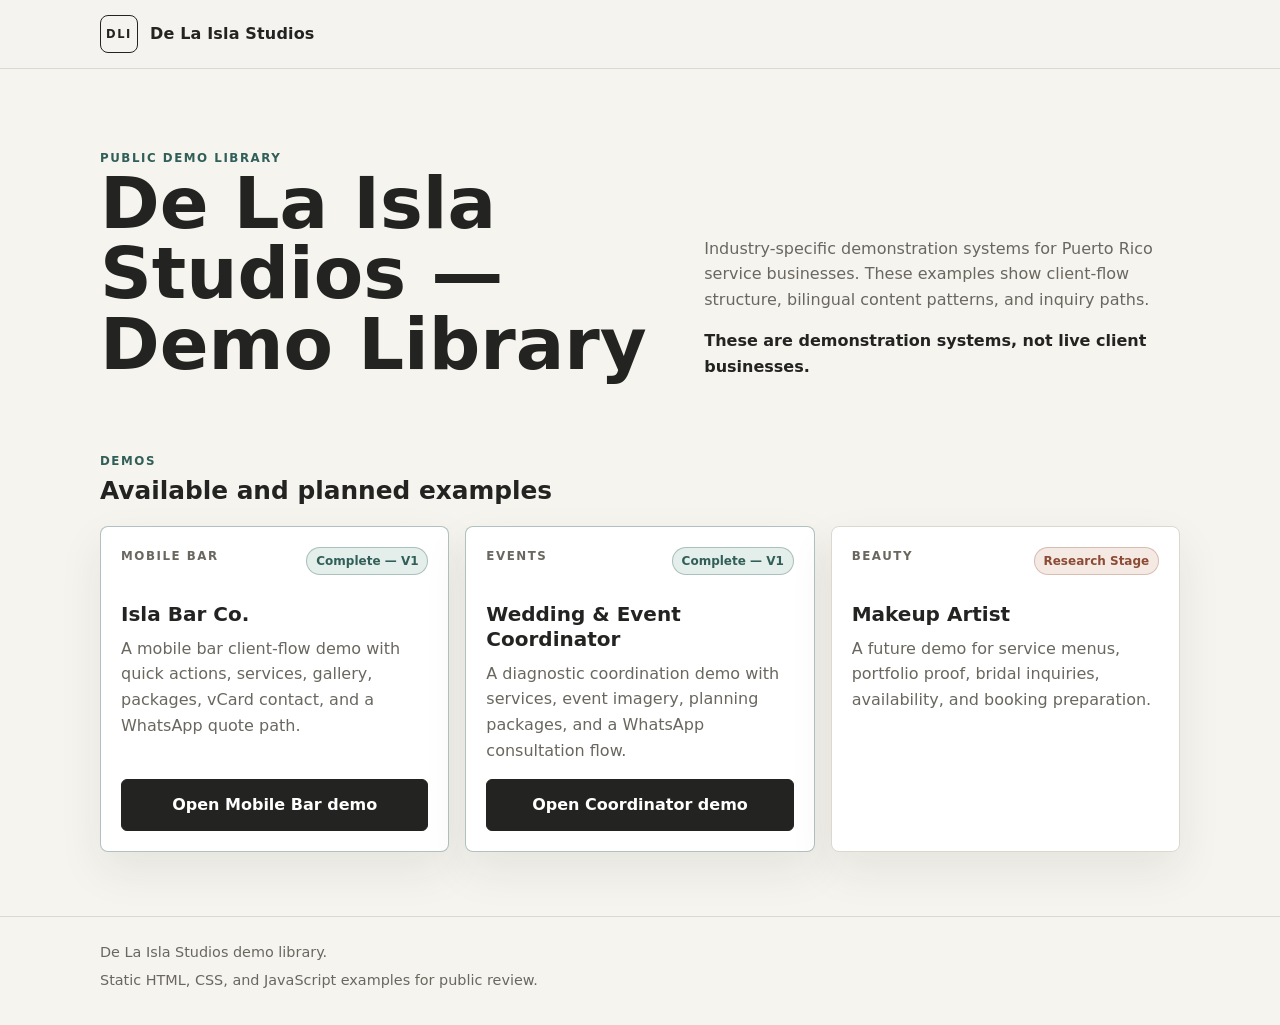
<file: index.html>
<!DOCTYPE html>
<html lang="en">
<head>
<meta charset="UTF-8">
<meta name="viewport" content="width=device-width, initial-scale=1">
<title>De La Isla Studios &mdash; Demo Library</title>
<meta name="description" content="A public library of industry-specific demonstration systems by De La Isla Studios.">
<meta name="theme-color" content="#f6f4ef">
<link rel="icon" href="data:,">
<link rel="stylesheet" href="assets/css/library.css">
</head>
<body>
<header class="site-header">
  <div class="wrap header-inner">
    <a class="brand" href="index.html" aria-label="De La Isla Studios Demo Library home">
      <span class="brand-mark" aria-hidden="true">DLI</span>
      <span>De La Isla Studios</span>
    </a>
  </div>
</header>

<main>
  <section class="intro" aria-labelledby="library-title">
    <div class="wrap intro-grid">
      <div>
        <p class="eyebrow">Public demo library</p>
        <h1 id="library-title">De La Isla Studios &mdash; Demo Library</h1>
      </div>
      <div class="intro-copy">
        <p>Industry-specific demonstration systems for Puerto Rico service businesses. These examples show client-flow structure, bilingual content patterns, and inquiry paths.</p>
        <p><strong>These are demonstration systems, not live client businesses.</strong></p>
      </div>
    </div>
  </section>

  <section class="library" aria-labelledby="demo-list-title">
    <div class="wrap">
      <div class="section-head">
        <p class="eyebrow">Demos</p>
        <h2 id="demo-list-title">Available and planned examples</h2>
      </div>

      <div class="demo-grid">
        <article class="demo-card demo-card--complete">
          <div class="card-top">
            <p class="demo-type">Mobile bar</p>
            <span class="status status--complete">Complete &mdash; V1</span>
          </div>
          <h3>Isla Bar Co.</h3>
          <p>A mobile bar client-flow demo with quick actions, services, gallery, packages, vCard contact, and a WhatsApp quote path.</p>
          <a class="card-link" href="demos/mobile-bar/">
            Open Mobile Bar demo
          </a>
        </article>

        <article class="demo-card demo-card--complete" aria-labelledby="wedding-title">
          <div class="card-top">
            <p class="demo-type">Events</p>
            <span class="status status--complete">Complete &mdash; V1</span>
          </div>
          <h3 id="wedding-title">Wedding &amp; Event Coordinator</h3>
          <p>A diagnostic coordination demo with services, event imagery, planning packages, and a WhatsApp consultation flow.</p>
          <a class="card-link" href="demos/wedding-event-coordinator/">
            Open Coordinator demo
          </a>
        </article>

        <article class="demo-card" aria-labelledby="makeup-title">
          <div class="card-top">
            <p class="demo-type">Beauty</p>
            <span class="status status--research">Research Stage</span>
          </div>
          <h3 id="makeup-title">Makeup Artist</h3>
          <p>A future demo for service menus, portfolio proof, bridal inquiries, availability, and booking preparation.</p>
        </article>
      </div>
    </div>
  </section>
</main>

<footer class="site-footer">
  <div class="wrap footer-inner">
    <p>De La Isla Studios demo library.</p>
    <p>Static HTML, CSS, and JavaScript examples for public review.</p>
  </div>
</footer>
</body>
</html>
</file>
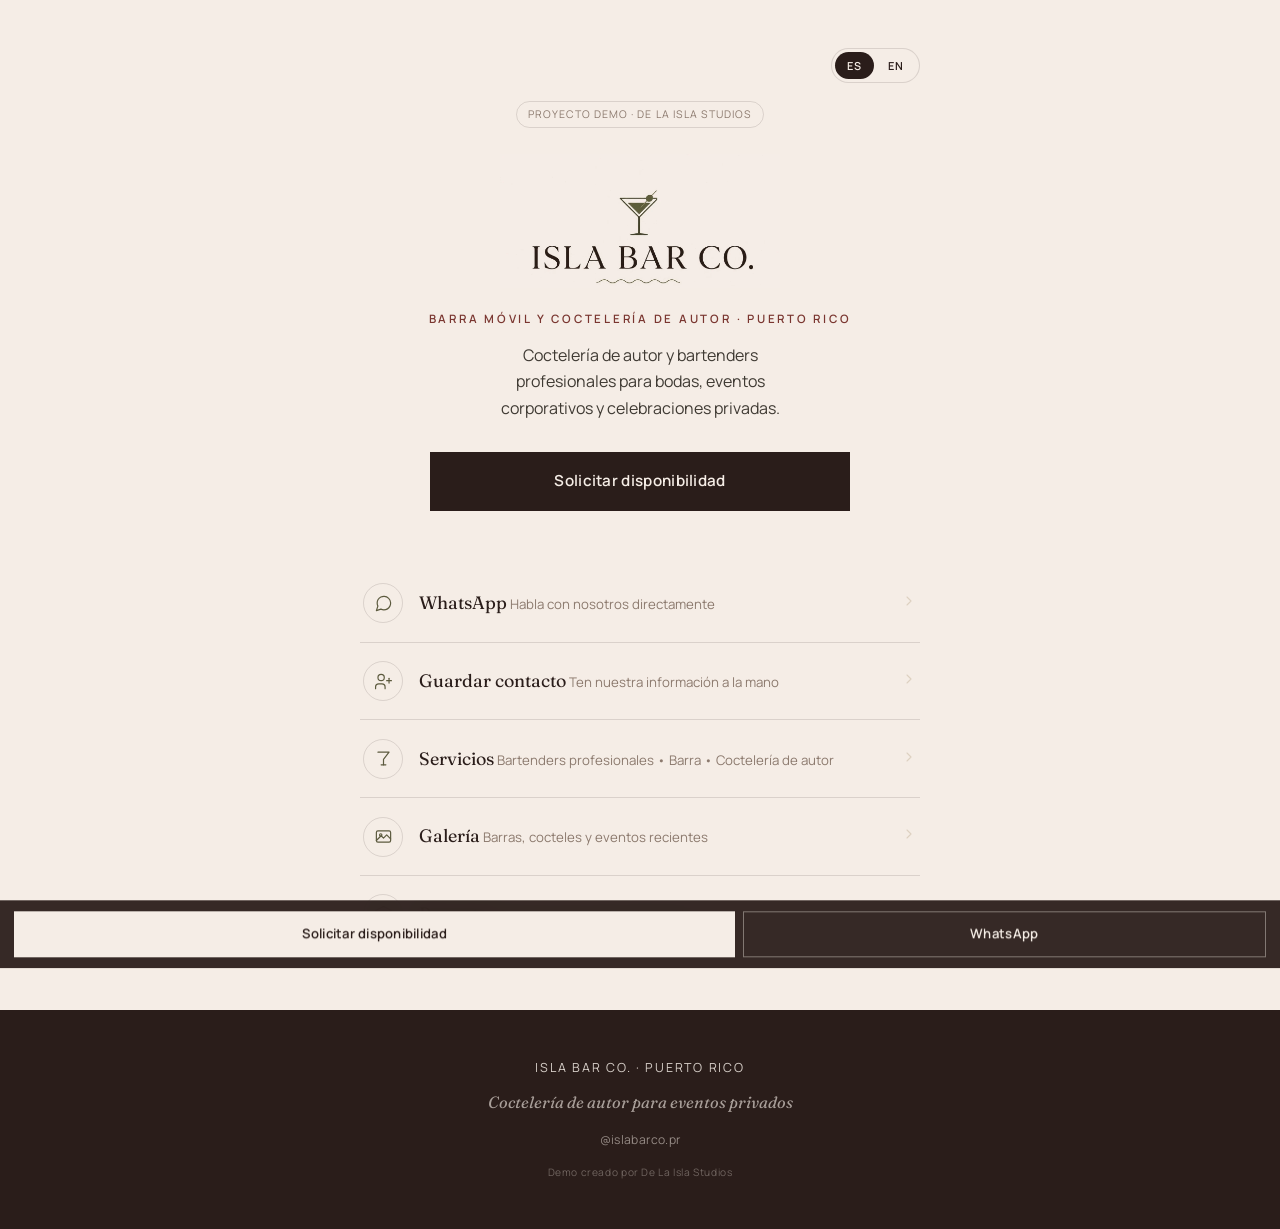
<file: demos/mobile-bar/index.html>
<!DOCTYPE html>
<html lang="es" class="lang-es">
<head>
<meta charset="UTF-8">
<meta name="viewport" content="width=device-width, initial-scale=1, viewport-fit=cover">
<title>Isla Bar Co. | De La Isla Studios</title>
<meta name="description" content="Bartenders profesionales y coctelería de autor para bodas y eventos privados en Puerto Rico.">
<meta name="theme-color" content="#2A1D1A">

<meta property="og:title" content="Isla Bar Co.">
<meta property="og:description" content="Bartenders profesionales y coctelería de autor para bodas y eventos privados en Puerto Rico.">
<meta property="og:type" content="profile">

<link rel="preconnect" href="https://fonts.googleapis.com">
<link rel="preconnect" href="https://fonts.gstatic.com" crossorigin>
<link href="https://fonts.googleapis.com/css2?family=Fraunces:ital,wght@0,400;0,500;0,600;1,400;1,500&family=Manrope:wght@300;400;500;600;700&display=swap" rel="stylesheet">
<link rel="stylesheet" href="assets/css/site.css">
</head>
<body>

<!-- =========================================================
     HERO — brand block. Wordmark, positioning, primary CTA.
     Only page with the full hero; every other page uses
     the slim .page-header instead.
     ========================================================= -->
<section class="hero top-marker">
  <div class="wrap">
    <div class="hero-utility">
      <div class="lang-toggle" role="group" aria-label="Idioma / Language">
        <button id="btn-es" aria-pressed="true">ES</button>
        <button id="btn-en" aria-pressed="false">EN</button>
      </div>
    </div>

    <span class="demo-flag">
      <span class="es">Proyecto Demo</span><span class="en">Demo Project</span> · De La Isla Studios
    </span>

    <h1><img class="hero-logo" src="assets/images/isla-bar-co-logo.webp" alt="Isla Bar Co."></h1>

    <p class="eyebrow hero-eyebrow">
      <span class="es">Barra móvil y coctelería de autor · Puerto Rico</span><span class="en">Mobile Bar &amp; Craft Cocktails · Puerto Rico</span>
    </p>

    <p class="hero-tagline">
      <span class="es">Coctelería de autor y bartenders profesionales para bodas, eventos corporativos y celebraciones privadas.</span>
      <span class="en">Craft cocktails and professional bartending services for weddings, corporate events and private celebrations.</span>
    </p>

    <div class="cta-stack">
      <a class="btn" href="cotizacion.html">
        <span class="es">Solicitar disponibilidad</span><span class="en">Request availability</span>
      </a>
    </div>
  </div>
</section>

<main>

<!-- =========================================================
     QUICK ACTIONS — the navigation hub. Every item but
     WhatsApp and Guardar contacto routes to its own page.
     ========================================================= -->
<section class="section" id="quick-actions">
  <div class="wrap">
    <h2 class="sr-only"><span class="es">Accesos rápidos</span><span class="en">Quick actions</span></h2>
    <div class="qa-list">

      <a class="qa-item wa-link" data-msg-es="Hola, vi la tarjeta digital de Isla Bar Co. y quisiera preguntar por disponibilidad para mi evento." data-msg-en="Hi, I saw the Isla Bar Co. digital card and wanted to ask about availability for my event."
         href="#" target="_blank" rel="noopener">
        <span class="qa-icon" aria-hidden="true">
          <svg viewBox="0 0 24 24"><path d="M21 11.5a8.38 8.38 0 0 1-.9 3.8 8.5 8.5 0 0 1-7.6 4.7 8.38 8.38 0 0 1-3.8-.9L3 21l1.9-5.7a8.38 8.38 0 0 1-.9-3.8 8.5 8.5 0 0 1 4.7-7.6 8.38 8.38 0 0 1 3.8-.9h.5a8.48 8.48 0 0 1 8 8v.5z"/></svg>
        </span>
        <span class="qa-text">
          <span class="qa-title">WhatsApp</span>
          <span class="qa-sub"><span class="es">Habla con nosotros directamente</span><span class="en">Message us directly</span></span>
        </span>
        <span class="qa-chevron" aria-hidden="true"><svg viewBox="0 0 24 24"><path d="M9 18l6-6-6-6"/></svg></span>
      </a>

      <a class="qa-item" href="islabarco.vcf">
        <span class="qa-icon" aria-hidden="true">
          <svg viewBox="0 0 24 24"><circle cx="9" cy="7" r="4"/><path d="M2 21v-2a4 4 0 0 1 4-4h4a4 4 0 0 1 4 4v2"/><path d="M19 8v6"/><path d="M22 11h-6"/></svg>
        </span>
        <span class="qa-text">
          <span class="qa-title"><span class="es">Guardar contacto</span><span class="en">Save contact</span></span>
          <span class="qa-sub"><span class="es">Ten nuestra información a la mano</span><span class="en">Keep our number on hand</span></span>
        </span>
        <span class="qa-chevron" aria-hidden="true"><svg viewBox="0 0 24 24"><path d="M9 18l6-6-6-6"/></svg></span>
      </a>

      <a class="qa-item" href="servicios.html">
        <span class="qa-icon" aria-hidden="true">
          <svg viewBox="0 0 24 24"><path d="M5 4h14l-7 9v7"/><path d="M9 20h6"/></svg>
        </span>
        <span class="qa-text">
          <span class="qa-title"><span class="es">Servicios</span><span class="en">Services</span></span>
          <span class="qa-sub"><span class="es">Bartenders profesionales • Barra • Coctelería de autor</span><span class="en">Professional bartenders • Bar Setup • Craft Cocktails</span></span>
        </span>
        <span class="qa-chevron" aria-hidden="true"><svg viewBox="0 0 24 24"><path d="M9 18l6-6-6-6"/></svg></span>
      </a>

      <a class="qa-item" href="galeria.html">
        <span class="qa-icon" aria-hidden="true">
          <svg viewBox="0 0 24 24"><rect x="3" y="5" width="18" height="14" rx="2"/><circle cx="8.5" cy="10" r="1.5"/><path d="M21 15l-5-5-4 4-3-3-6 6"/></svg>
        </span>
        <span class="qa-text">
          <span class="qa-title"><span class="es">Galería</span><span class="en">Gallery</span></span>
          <span class="qa-sub"><span class="es">Barras, cocteles y eventos recientes</span><span class="en">Bars, cocktails and recent events</span></span>
        </span>
        <span class="qa-chevron" aria-hidden="true"><svg viewBox="0 0 24 24"><path d="M9 18l6-6-6-6"/></svg></span>
      </a>

      <a class="qa-item" href="paquetes.html">
        <span class="qa-icon" aria-hidden="true">
          <svg viewBox="0 0 24 24"><path d="M12 2 2 7l10 5 10-5-10-5z"/><path d="M2 17l10 5 10-5"/><path d="M2 12l10 5 10-5"/></svg>
        </span>
        <span class="qa-text">
          <span class="qa-title"><span class="es">Paquetes</span><span class="en">Packages</span></span>
          <span class="qa-sub"><span class="es">Opciones para cada celebración</span><span class="en">Options for every celebration</span></span>
        </span>
        <span class="qa-chevron" aria-hidden="true"><svg viewBox="0 0 24 24"><path d="M9 18l6-6-6-6"/></svg></span>
      </a>

    </div>
  </div>
</section>

</main>

<footer id="pageEnd">
  <p class="footer-brand">Isla Bar Co. · Puerto Rico</p>
  <p class="footer-tagline"><span class="es">Coctelería de autor para eventos privados</span><span class="en">Craft cocktails for private events</span></p>
  <a class="footer-instagram" href="https://www.instagram.com/islabarco.pr/" target="_blank" rel="noopener">@islabarco.pr</a>
  <p class="footer-credit"><span class="es">Demo creado por De La Isla Studios</span><span class="en">Demo built by De La Isla Studios</span></p>
</footer>

<!-- =========================================================
     STICKY BOTTOM BAR
     ========================================================= -->
<div class="sticky-bar" id="stickyBar">
  <a class="btn" style="flex:1.4;" href="cotizacion.html">
    <span class="es">Solicitar disponibilidad</span><span class="en">Request availability</span>
  </a>
  <a class="btn btn--ghost wa-link" style="flex:1;" data-msg-es="Hola, vi la tarjeta digital de Isla Bar Co. y quisiera preguntar por disponibilidad para mi evento." data-msg-en="Hi, I saw the Isla Bar Co. digital card and wanted to ask about availability for my event."
     href="#" target="_blank" rel="noopener">WhatsApp</a>
</div>

<script src="assets/js/site.js" defer></script>
</body>
</html>
</file>
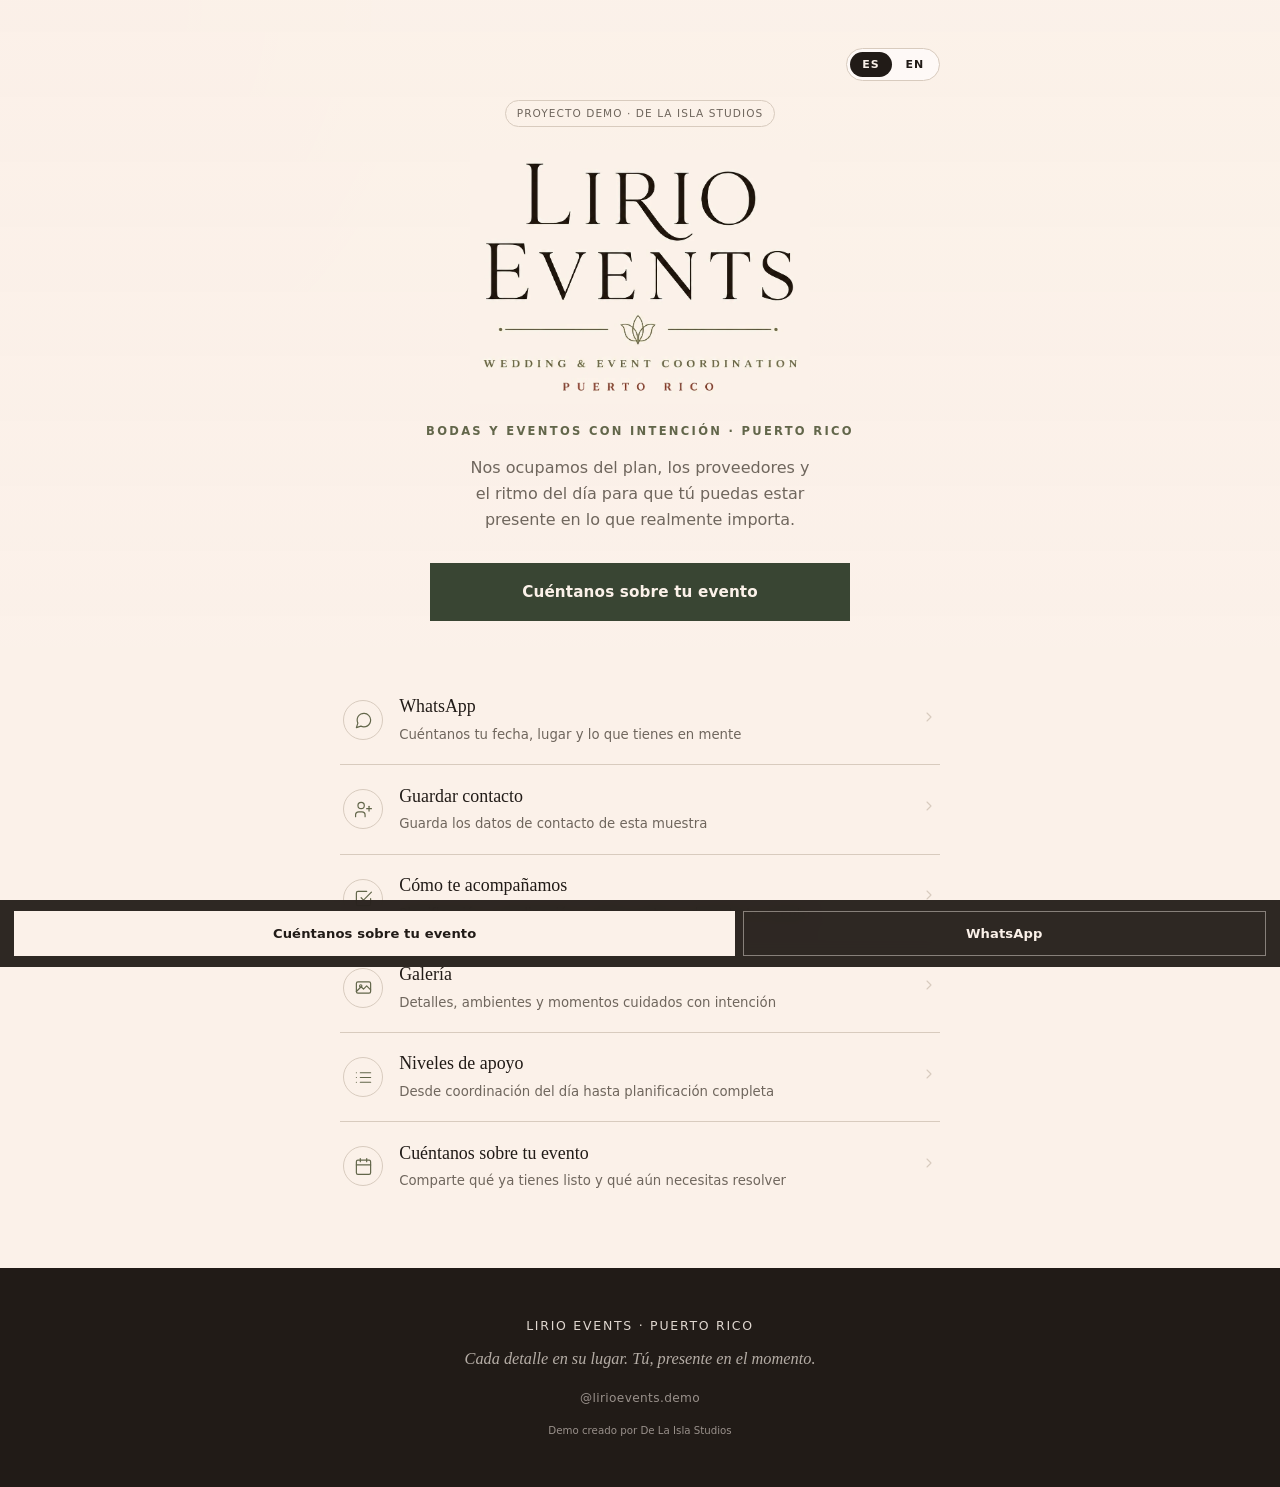
<file: demos/wedding-event-coordinator/index.html>
<!DOCTYPE html>
<html lang="es" class="lang-es">
<head>
<meta charset="UTF-8">
<meta name="viewport" content="width=device-width, initial-scale=1, viewport-fit=cover">
<title>Lirio Events | De La Isla Studios</title>
<meta name="description" content="Coordinación de bodas y eventos en Puerto Rico. Demo de De La Isla Studios.">
<meta name="theme-color" content="#FBF1E9">
<meta property="og:title" content="Lirio Events">
<meta property="og:description" content="Coordinación de bodas y eventos en Puerto Rico. Demo de De La Isla Studios.">
<meta property="og:type" content="profile">
<link rel="icon" href="data:,">
<link rel="stylesheet" href="assets/css/site.css">
</head>
<body>

<section class="hero top-marker">
  <div class="wrap">
    <div class="hero-utility">
      <div class="lang-toggle" role="group" aria-label="Idioma / Language">
        <button id="btn-es" aria-pressed="true">ES</button>
        <button id="btn-en" aria-pressed="false">EN</button>
      </div>
    </div>

    <span class="demo-flag">
      <span class="es">Proyecto Demo</span><span class="en">Demo Project</span> · De La Isla Studios
    </span>

    <div class="brand-lockup">
      <img class="brand-wordmark es" src="assets/images/lirio-events-wordmark.webp" alt="Lirio Events — Coordinación de bodas y eventos en Puerto Rico" width="1017" height="759">
      <img class="brand-wordmark en" src="assets/images/lirio-events-wordmark.webp" alt="Lirio Events — Wedding and event coordination in Puerto Rico" width="1017" height="759">
    </div>

    <p class="eyebrow hero-eyebrow">
      <span class="es">Bodas y eventos con intención · Puerto Rico</span><span class="en">Intentional weddings and events · Puerto Rico</span>
    </p>

    <p class="hero-tagline">
      <span class="es">Nos ocupamos del plan, los proveedores y el ritmo del día para que tú puedas estar presente en lo que realmente importa.</span>
      <span class="en">We take care of the plan, the vendors, and the flow of the day so you can be present for what matters most.</span>
    </p>

    <div class="cta-stack">
      <a class="btn" href="cotizacion.html">
        <span class="es">Cuéntanos sobre tu evento</span><span class="en">Tell us about your event</span>
      </a>
    </div>
  </div>
</section>

<main>
<section class="section" id="quick-actions">
  <div class="wrap">
    <h2 class="sr-only"><span class="es">Accesos rápidos</span><span class="en">Quick actions</span></h2>
    <div class="qa-list">

      <a class="qa-item wa-link" data-msg-es="Hola, vi la tarjeta de Lirio Events y me gustaría conversar sobre la planificación o coordinación de mi evento." data-msg-en="Hi, I saw Lirio Events’ card and would like to talk about planning or coordinating my event."
         href="https://wa.me/17870000001?text=Hola%2C%20vi%20la%20tarjeta%20de%20Lirio%20Events%20y%20me%20gustar%C3%ADa%20conversar%20sobre%20la%20planificaci%C3%B3n%20o%20coordinaci%C3%B3n%20de%20mi%20evento." target="_blank" rel="noopener">
        <span class="qa-icon" aria-hidden="true">
          <svg viewBox="0 0 24 24"><path d="M21 11.5a8.38 8.38 0 0 1-.9 3.8 8.5 8.5 0 0 1-7.6 4.7 8.38 8.38 0 0 1-3.8-.9L3 21l1.9-5.7a8.38 8.38 0 0 1-.9-3.8 8.5 8.5 0 0 1 4.7-7.6 8.38 8.38 0 0 1 3.8-.9h.5a8.48 8.48 0 0 1 8 8v.5z"/></svg>
        </span>
        <span class="qa-text">
          <span class="qa-title">WhatsApp</span>
          <span class="qa-sub"><span class="es">Cuéntanos tu fecha, lugar y lo que tienes en mente</span><span class="en">Share your date, location, and what you have in mind</span></span>
        </span>
        <span class="qa-chevron" aria-hidden="true"><svg viewBox="0 0 24 24"><path d="M9 18l6-6-6-6"/></svg></span>
      </a>

      <a class="qa-item" href="lirio-events.vcf">
        <span class="qa-icon" aria-hidden="true">
          <svg viewBox="0 0 24 24"><circle cx="9" cy="7" r="4"/><path d="M2 21v-2a4 4 0 0 1 4-4h4a4 4 0 0 1 4 4v2"/><path d="M19 8v6"/><path d="M22 11h-6"/></svg>
        </span>
        <span class="qa-text">
          <span class="qa-title"><span class="es">Guardar contacto</span><span class="en">Save contact</span></span>
          <span class="qa-sub"><span class="es">Guarda los datos de contacto de esta muestra</span><span class="en">Save the contact details for this demo</span></span>
        </span>
        <span class="qa-chevron" aria-hidden="true"><svg viewBox="0 0 24 24"><path d="M9 18l6-6-6-6"/></svg></span>
      </a>

      <a class="qa-item" href="servicios.html">
        <span class="qa-icon" aria-hidden="true">
          <svg viewBox="0 0 24 24"><path d="M9 11l3 3L22 4"/><path d="M21 12v7a2 2 0 0 1-2 2H5a2 2 0 0 1-2-2V5a2 2 0 0 1 2-2h11"/></svg>
        </span>
        <span class="qa-text">
          <span class="qa-title"><span class="es">Cómo te acompañamos</span><span class="en">How we support you</span></span>
          <span class="qa-sub"><span class="es">Planificación, coordinación y apoyo antes y durante tu evento</span><span class="en">Planning, coordination, and support before and during your event</span></span>
        </span>
        <span class="qa-chevron" aria-hidden="true"><svg viewBox="0 0 24 24"><path d="M9 18l6-6-6-6"/></svg></span>
      </a>

      <a class="qa-item" href="galeria.html">
        <span class="qa-icon" aria-hidden="true">
          <svg viewBox="0 0 24 24"><rect x="3" y="5" width="18" height="14" rx="2"/><circle cx="8.5" cy="10" r="1.5"/><path d="M21 15l-5-5-4 4-3-3-6 6"/></svg>
        </span>
        <span class="qa-text">
          <span class="qa-title"><span class="es">Galería</span><span class="en">Gallery</span></span>
          <span class="qa-sub"><span class="es">Detalles, ambientes y momentos cuidados con intención</span><span class="en">Details, settings, and moments thoughtfully brought together</span></span>
        </span>
        <span class="qa-chevron" aria-hidden="true"><svg viewBox="0 0 24 24"><path d="M9 18l6-6-6-6"/></svg></span>
      </a>

      <a class="qa-item" href="paquetes.html">
        <span class="qa-icon" aria-hidden="true">
          <svg viewBox="0 0 24 24"><path d="M8 6h13"/><path d="M8 12h13"/><path d="M8 18h13"/><path d="M3 6h.01"/><path d="M3 12h.01"/><path d="M3 18h.01"/></svg>
        </span>
        <span class="qa-text">
          <span class="qa-title"><span class="es">Niveles de apoyo</span><span class="en">Support options</span></span>
          <span class="qa-sub"><span class="es">Desde coordinación del día hasta planificación completa</span><span class="en">From event-day coordination to full planning</span></span>
        </span>
        <span class="qa-chevron" aria-hidden="true"><svg viewBox="0 0 24 24"><path d="M9 18l6-6-6-6"/></svg></span>
      </a>

      <a class="qa-item" href="cotizacion.html">
        <span class="qa-icon" aria-hidden="true">
          <svg viewBox="0 0 24 24"><path d="M8 2v4"/><path d="M16 2v4"/><rect x="3" y="4" width="18" height="18" rx="2"/><path d="M3 10h18"/></svg>
        </span>
        <span class="qa-text">
          <span class="qa-title"><span class="es">Cuéntanos sobre tu evento</span><span class="en">Tell us about your event</span></span>
          <span class="qa-sub"><span class="es">Comparte qué ya tienes listo y qué aún necesitas resolver</span><span class="en">Share what is already in place and what you still need help resolving</span></span>
        </span>
        <span class="qa-chevron" aria-hidden="true"><svg viewBox="0 0 24 24"><path d="M9 18l6-6-6-6"/></svg></span>
      </a>

    </div>
  </div>
</section>
</main>

<footer id="pageEnd">
  <p class="footer-brand">Lirio Events · Puerto Rico</p>
  <p class="footer-tagline"><span class="es">Cada detalle en su lugar. Tú, presente en el momento.</span><span class="en">Every detail in place. You, fully present in the moment.</span></p>
  <a class="footer-instagram" href="https://www.instagram.com/lirioevents.demo/" target="_blank" rel="noopener">@lirioevents.demo</a>
  <p class="footer-credit"><span class="es">Demo creado por De La Isla Studios</span><span class="en">Demo built by De La Isla Studios</span></p>
</footer>

<div class="sticky-bar" id="stickyBar">
  <a class="btn" style="flex:1.4;" href="cotizacion.html">
    <span class="es">Cuéntanos sobre tu evento</span><span class="en">Tell us about your event</span>
  </a>
  <a class="btn btn--ghost wa-link" style="flex:1;" data-msg-es="Hola, vi la tarjeta de Lirio Events y me gustaría conversar sobre la planificación o coordinación de mi evento." data-msg-en="Hi, I saw Lirio Events’ card and would like to talk about planning or coordinating my event."
     href="https://wa.me/17870000001?text=Hola%2C%20vi%20la%20tarjeta%20de%20Lirio%20Events%20y%20me%20gustar%C3%ADa%20conversar%20sobre%20la%20planificaci%C3%B3n%20o%20coordinaci%C3%B3n%20de%20mi%20evento." target="_blank" rel="noopener">WhatsApp</a>
</div>

<script src="assets/js/site.js" defer></script>
</body>
</html>
</file>
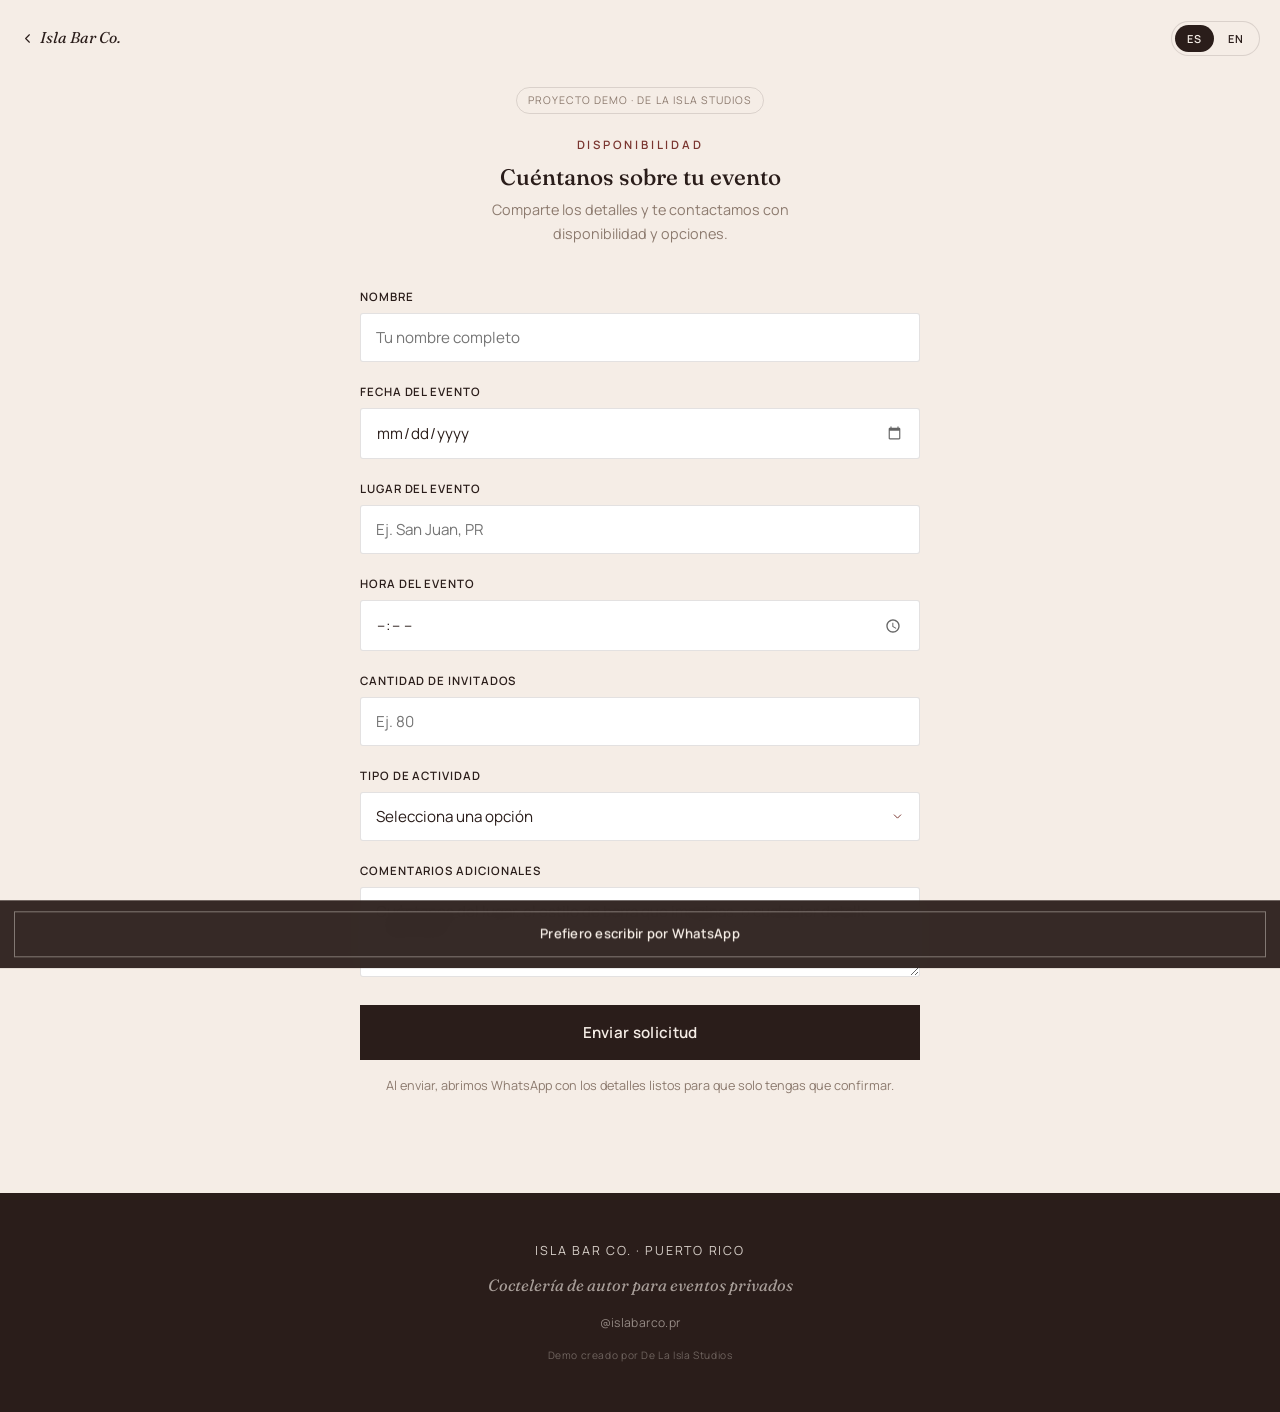
<file: demos/mobile-bar/cotizacion.html>
<!DOCTYPE html>
<html lang="es" class="lang-es">
<head>
<meta charset="UTF-8">
<meta name="viewport" content="width=device-width, initial-scale=1, viewport-fit=cover">
<title>Solicitar disponibilidad | Isla Bar Co.</title>
<meta name="description" content="Solicita disponibilidad para tu evento con Isla Bar Co.">
<meta name="theme-color" content="#1C1B19">
<link rel="preconnect" href="https://fonts.googleapis.com">
<link rel="preconnect" href="https://fonts.gstatic.com" crossorigin>
<link href="https://fonts.googleapis.com/css2?family=Fraunces:ital,wght@0,400;0,500;0,600;1,400;1,500&family=Manrope:wght@300;400;500;600;700&display=swap" rel="stylesheet">
<link rel="stylesheet" href="assets/css/site.css">
</head>
<body>

<header class="page-header top-marker">
  <a class="back-link" href="index.html">
    <svg viewBox="0 0 24 24"><path d="M15 18l-6-6 6-6"/></svg>
    Isla Bar Co.
  </a>
  <div class="lang-toggle" role="group" aria-label="Idioma / Language">
    <button id="btn-es" aria-pressed="true">ES</button>
    <button id="btn-en" aria-pressed="false">EN</button>
  </div>
</header>

<main>
  <div class="wrap page-top">
    <span class="demo-flag">
      <span class="es">Proyecto Demo</span><span class="en">Demo Project</span> · De La Isla Studios
    </span>
    <p class="eyebrow"><span class="es">Disponibilidad</span><span class="en">Availability</span></p>
    <h1 class="section-title"><span class="es">Cuéntanos sobre tu evento</span><span class="en">Tell us about your event</span></h1>
    <p class="section-sub">
      <span class="es">Comparte los detalles y te contactamos con disponibilidad y opciones.</span>
      <span class="en">Share a few details and we'll follow up with availability and options.</span>
    </p>
  </div>

  <div class="wrap page-body">
    <form id="quoteForm">
      <div class="form-field">
        <label for="f-nombre"><span class="es">Nombre</span><span class="en">Name</span></label>
        <input type="text" id="f-nombre" name="nombre" data-ph-es="Tu nombre completo" data-ph-en="Your full name" required>
      </div>

      <div class="form-field">
        <label for="f-fecha"><span class="es">Fecha del evento</span><span class="en">Event date</span></label>
        <input type="date" id="f-fecha" name="fecha" required>
      </div>

      <div class="form-field">
        <label for="f-lugar"><span class="es">Lugar del evento</span><span class="en">Event location</span></label>
        <input type="text" id="f-lugar" name="lugar" data-ph-es="Ej. San Juan, PR" data-ph-en="E.g. San Juan, PR" required>
      </div>

      <div class="form-field">
        <label for="f-hora"><span class="es">Hora del evento</span><span class="en">Event time</span></label>
        <input type="time" id="f-hora" name="hora" required>
      </div>

      <div class="form-field">
        <label for="f-invitados"><span class="es">Cantidad de invitados</span><span class="en">Guest count</span></label>
        <input type="number" id="f-invitados" name="invitados" min="1" data-ph-es="Ej. 80" data-ph-en="E.g. 80" required>
      </div>

      <div class="form-field">
        <label for="f-tipo"><span class="es">Tipo de actividad</span><span class="en">Type of event</span></label>
        <select id="f-tipo" name="tipo" required>
          <option value="" disabled selected></option>
          <option value="boda"></option>
          <option value="cumpleanos"></option>
          <option value="corporativo"></option>
          <option value="graduacion"></option>
          <option value="babyshower"></option>
          <option value="otro"></option>
        </select>
      </div>

      <div class="form-field">
        <label for="f-comentarios"><span class="es">Comentarios adicionales</span><span class="en">Additional notes</span></label>
        <textarea id="f-comentarios" name="comentarios" data-ph-es="Cuéntanos del lugar, el estilo de barra que imaginas, o cualquier detalle importante." data-ph-en="Tell us about the venue, the style of bar you're imagining, or anything else we should know."></textarea>
      </div>

      <div class="cta-stack">
        <button type="submit" class="btn"><span class="es">Enviar solicitud</span><span class="en">Send request</span></button>
      </div>

      <p class="form-note">
        <span class="es">Al enviar, abrimos WhatsApp con los detalles listos para que solo tengas que confirmar.</span>
        <span class="en">Submitting opens WhatsApp with everything filled in, ready for you to confirm.</span>
      </p>
      <p class="form-status" id="formStatus" role="status" aria-live="polite"></p>
    </form>
  </div>
</main>

<footer id="pageEnd">
  <p class="footer-brand">Isla Bar Co. · Puerto Rico</p>
  <p class="footer-tagline"><span class="es">Coctelería de autor para eventos privados</span><span class="en">Craft cocktails for private events</span></p>
  <a class="footer-instagram" href="https://www.instagram.com/islabarco.pr/" target="_blank" rel="noopener">@islabarco.pr</a>
  <p class="footer-credit"><span class="es">Demo creado por De La Isla Studios</span><span class="en">Demo built by De La Isla Studios</span></p>
</footer>

<!-- This page IS the "Solicitar disponibilidad" destination, so the sticky
     bar offers WhatsApp only instead of repeating the page's own CTA. -->
<div class="sticky-bar" id="stickyBar">
  <a class="btn btn--ghost wa-link" style="flex:1;" data-msg-es="Hola, vi la tarjeta digital de Isla Bar Co. y quisiera preguntar por disponibilidad para mi evento." data-msg-en="Hi, I saw the Isla Bar Co. digital card and wanted to ask about availability for my event."
     href="#" target="_blank" rel="noopener">
    <span class="es">Prefiero escribir por WhatsApp</span><span class="en">I'd rather message on WhatsApp</span>
  </a>
</div>

<script src="assets/js/site.js" defer></script>
</body>
</html>
</file>
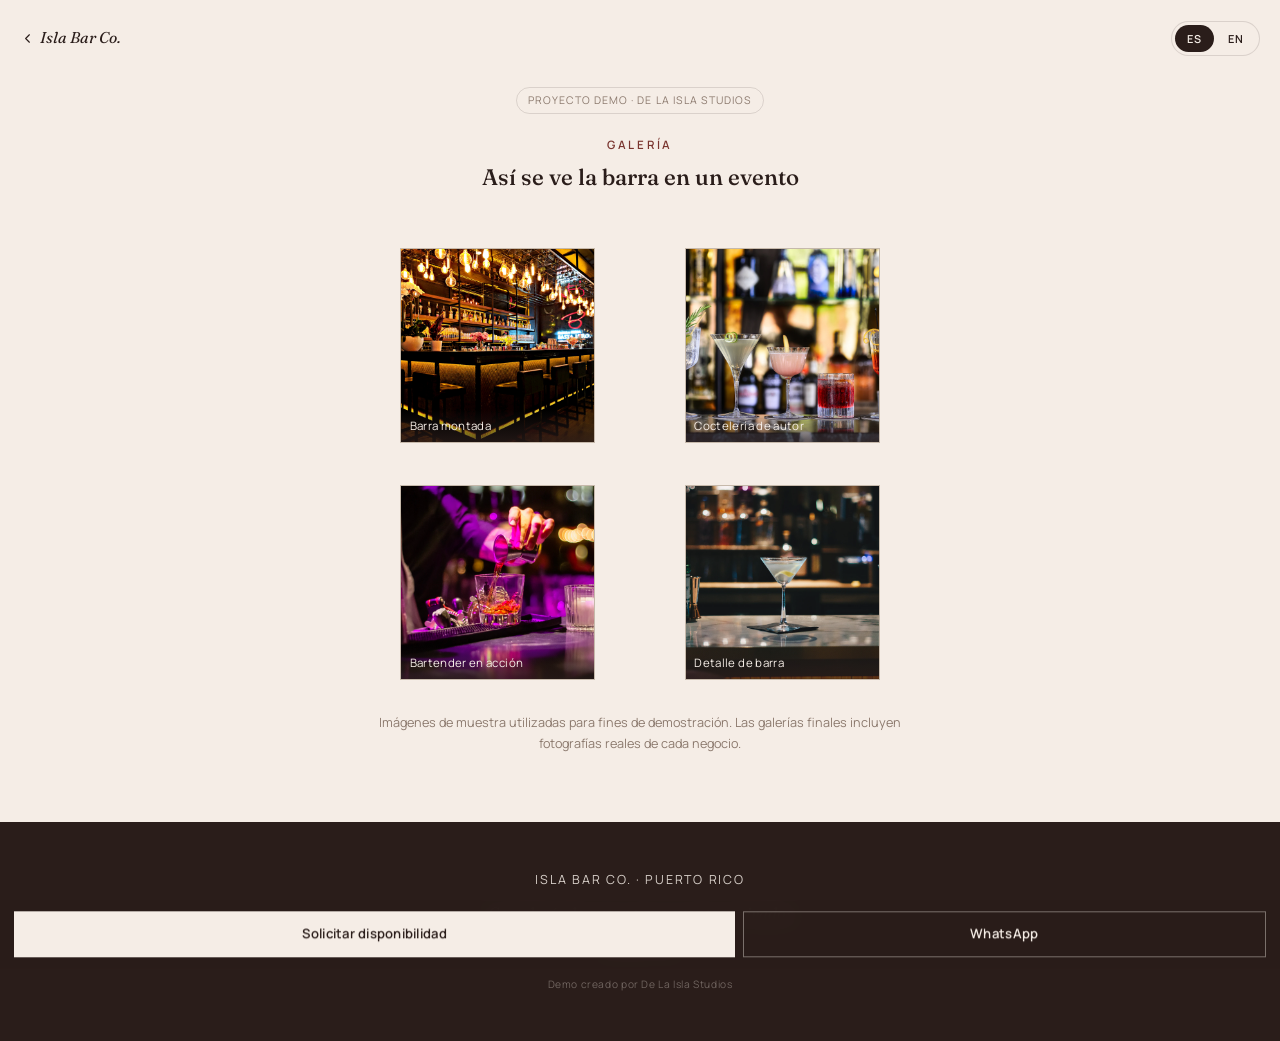
<file: demos/mobile-bar/galeria.html>
<!DOCTYPE html>
<html lang="es" class="lang-es">
<head>
<meta charset="UTF-8">
<meta name="viewport" content="width=device-width, initial-scale=1, viewport-fit=cover">
<title>Galería | Isla Bar Co.</title>
<meta name="description" content="Fotos de nuestras barras y eventos en Puerto Rico.">
<meta name="theme-color" content="#1C1B19">
<link rel="preconnect" href="https://fonts.googleapis.com">
<link rel="preconnect" href="https://fonts.gstatic.com" crossorigin>
<link href="https://fonts.googleapis.com/css2?family=Fraunces:ital,wght@0,400;0,500;0,600;1,400;1,500&family=Manrope:wght@300;400;500;600;700&display=swap" rel="stylesheet">
<link rel="stylesheet" href="assets/css/site.css">
</head>
<body>

<header class="page-header top-marker">
  <a class="back-link" href="index.html">
    <svg viewBox="0 0 24 24"><path d="M15 18l-6-6 6-6"/></svg>
    Isla Bar Co.
  </a>
  <div class="lang-toggle" role="group" aria-label="Idioma / Language">
    <button id="btn-es" aria-pressed="true">ES</button>
    <button id="btn-en" aria-pressed="false">EN</button>
  </div>
</header>

<main>
  <div class="wrap page-top">
    <span class="demo-flag">
      <span class="es">Proyecto Demo</span><span class="en">Demo Project</span> · De La Isla Studios
    </span>
    <p class="eyebrow"><span class="es">Galería</span><span class="en">Gallery</span></p>
    <h1 class="section-title"><span class="es">Así se ve la barra en un evento</span><span class="en">A look at the bar in action</span></h1>
  </div>

  <div class="wrap page-body">
    <!-- Local placeholder photography (Unsplash, free license), served from
         assets/images/. Still stock photos, not real photography of the
         business — the "Fotos ilustrativas" disclaimer below stays until
         a real client's actual event photos replace these. -->
    <div class="gallery-grid">
      <figure class="gallery-item">
        <img src="assets/images/bar-setup.webp"
             data-alt-es="Barra móvil montada para un evento" data-alt-en="Mobile bar set up for an event" alt="" loading="lazy">
        <figcaption><span class="es">Barra montada</span><span class="en">Bar setup</span></figcaption>
      </figure>
      <figure class="gallery-item">
        <img src="assets/images/craft-cocktail.webp"
             data-alt-es="Coctel de autor servido en copa" data-alt-en="Craft cocktail served in a glass" alt="" loading="lazy">
        <figcaption><span class="es">Coctelería de autor</span><span class="en">Craft cocktails</span></figcaption>
      </figure>
      <figure class="gallery-item">
        <img src="assets/images/bartender-action.webp"
             data-alt-es="Bartender preparando una bebida" data-alt-en="Bartender preparing a drink" alt="" loading="lazy">
        <figcaption><span class="es">Bartender en acción</span><span class="en">Bartender at work</span></figcaption>
      </figure>
      <figure class="gallery-item">
        <img src="assets/images/bar-detail.webp"
             data-alt-es="Detalle de copa de cristal en la barra" data-alt-en="Glassware detail at the bar" alt="" loading="lazy">
        <figcaption><span class="es">Detalle de barra</span><span class="en">Bar detail</span></figcaption>
      </figure>
    </div>
    <p class="gallery-note">
      <span class="es">Imágenes de muestra utilizadas para fines de demostración.
Las galerías finales incluyen fotografías reales de cada negocio.</span>
      <span class="en">Sample imagery used for demonstration purposes.
Final galleries feature each business's own work.</span>
    </p>
  </div>
</main>

<footer id="pageEnd">
  <p class="footer-brand">Isla Bar Co. · Puerto Rico</p>
  <p class="footer-tagline"><span class="es">Coctelería de autor para eventos privados</span><span class="en">Craft cocktails for private events</span></p>
  <a class="footer-instagram" href="https://www.instagram.com/islabarco.pr/" target="_blank" rel="noopener">@islabarco.pr</a>
  <p class="footer-credit"><span class="es">Demo creado por De La Isla Studios</span><span class="en">Demo built by De La Isla Studios</span></p>
</footer>

<div class="sticky-bar" id="stickyBar">
  <a class="btn" style="flex:1.4;" href="cotizacion.html">
    <span class="es">Solicitar disponibilidad</span><span class="en">Request availability</span>
  </a>
  <a class="btn btn--ghost wa-link" style="flex:1;" data-msg-es="Hola, vi la tarjeta digital de Isla Bar Co. y quisiera preguntar por disponibilidad para mi evento." data-msg-en="Hi, I saw the Isla Bar Co. digital card and wanted to ask about availability for my event."
     href="#" target="_blank" rel="noopener">WhatsApp</a>
</div>

<script src="assets/js/site.js" defer></script>
</body>
</html>
</file>
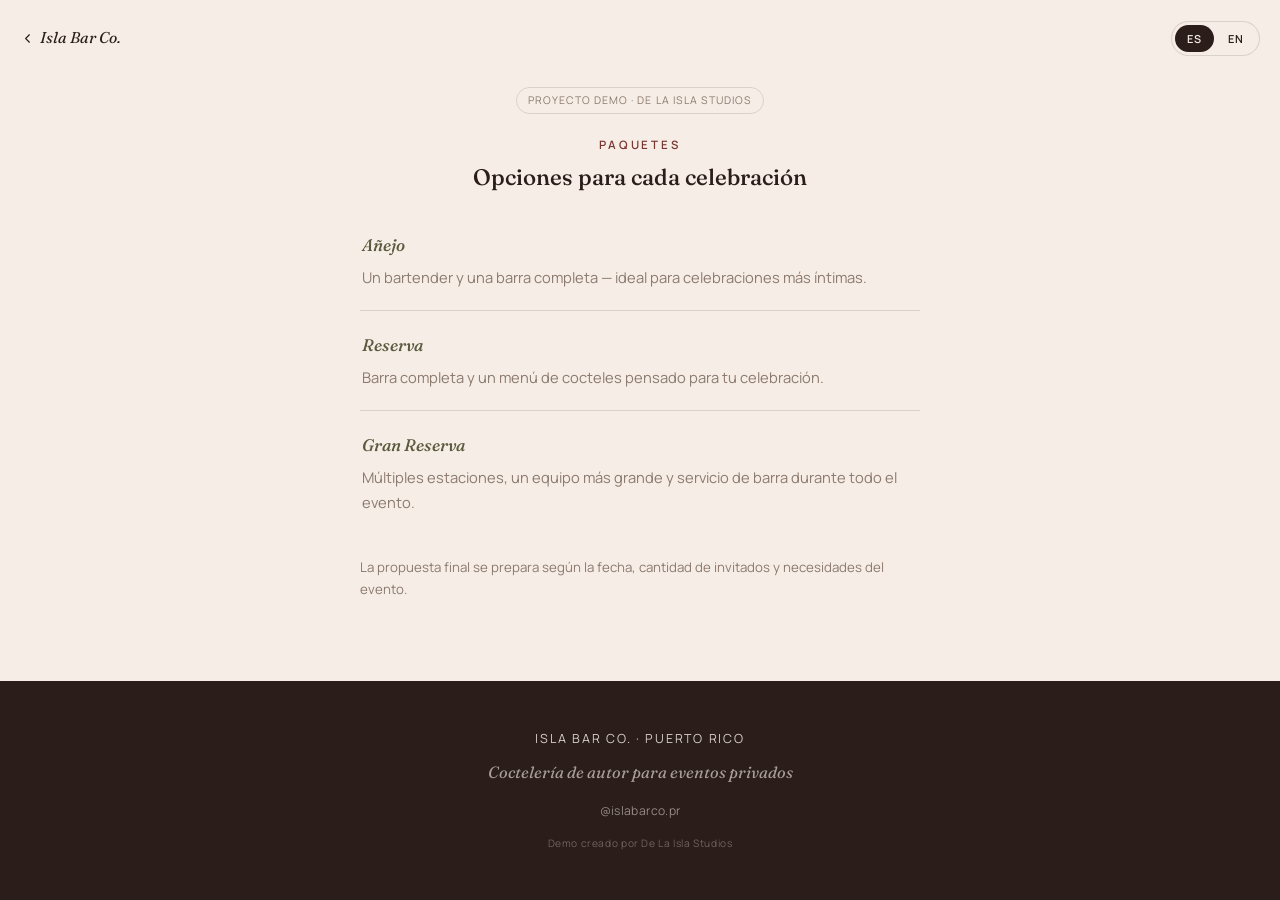
<file: demos/mobile-bar/paquetes.html>
<!DOCTYPE html>
<html lang="es" class="lang-es">
<head>
<meta charset="UTF-8">
<meta name="viewport" content="width=device-width, initial-scale=1, viewport-fit=cover">
<title>Paquetes | Isla Bar Co.</title>
<meta name="description" content="Añejo, Reserva y Gran Reserva — opciones de barra para cada celebración.">
<meta name="theme-color" content="#1C1B19">
<link rel="preconnect" href="https://fonts.googleapis.com">
<link rel="preconnect" href="https://fonts.gstatic.com" crossorigin>
<link href="https://fonts.googleapis.com/css2?family=Fraunces:ital,wght@0,400;0,500;0,600;1,400;1,500&family=Manrope:wght@300;400;500;600;700&display=swap" rel="stylesheet">
<link rel="stylesheet" href="assets/css/site.css">
</head>
<body>

<header class="page-header top-marker">
  <a class="back-link" href="index.html">
    <svg viewBox="0 0 24 24"><path d="M15 18l-6-6 6-6"/></svg>
    Isla Bar Co.
  </a>
  <div class="lang-toggle" role="group" aria-label="Idioma / Language">
    <button id="btn-es" aria-pressed="true">ES</button>
    <button id="btn-en" aria-pressed="false">EN</button>
  </div>
</header>

<main>
  <div class="wrap page-top">
    <span class="demo-flag">
      <span class="es">Proyecto Demo</span><span class="en">Demo Project</span> · De La Isla Studios
    </span>
    <p class="eyebrow"><span class="es">Paquetes</span><span class="en">Packages</span></p>
    <h1 class="section-title"><span class="es">Opciones para cada celebración</span><span class="en">Options for every celebration</span></h1>
  </div>

  <div class="wrap page-body">
    <div class="tier-list">
      <div class="tier-item">
        <p class="tier-name">Añejo</p>
        <p class="tier-desc">
          <span class="es">Un bartender y una barra completa — ideal para celebraciones más íntimas.</span>
          <span class="en">One bartender and a complete bar — well suited to smaller, more intimate celebrations.</span>
        </p>
      </div>
      <div class="tier-item">
        <p class="tier-name">Reserva</p>
        <p class="tier-desc">
          <span class="es">Barra completa y un menú de cocteles pensado para tu celebración.</span>
          <span class="en">A full bar with a cocktail menu built around your celebration.</span>
        </p>
      </div>
      <div class="tier-item">
        <p class="tier-name">Gran Reserva</p>
        <p class="tier-desc">
          <span class="es">Múltiples estaciones, un equipo más grande y servicio de barra durante todo el evento.</span>
          <span class="en">Multiple stations, a larger team, and bar service that runs the length of the event.</span>
        </p>
      </div>
    </div>
    <p class="tier-note">
      <span class="es">La propuesta final se prepara según la fecha, cantidad de invitados y necesidades del evento.</span>
      <span class="en">The final proposal is tailored to the date, guest count, and needs of the event.</span>
    </p>
  </div>
</main>

<footer id="pageEnd">
  <p class="footer-brand">Isla Bar Co. · Puerto Rico</p>
  <p class="footer-tagline"><span class="es">Coctelería de autor para eventos privados</span><span class="en">Craft cocktails for private events</span></p>
  <a class="footer-instagram" href="https://www.instagram.com/islabarco.pr/" target="_blank" rel="noopener">@islabarco.pr</a>
  <p class="footer-credit"><span class="es">Demo creado por De La Isla Studios</span><span class="en">Demo built by De La Isla Studios</span></p>
</footer>

<div class="sticky-bar" id="stickyBar">
  <a class="btn" style="flex:1.4;" href="cotizacion.html">
    <span class="es">Solicitar disponibilidad</span><span class="en">Request availability</span>
  </a>
  <a class="btn btn--ghost wa-link" style="flex:1;" data-msg-es="Hola, vi la tarjeta digital de Isla Bar Co. y quisiera preguntar por disponibilidad para mi evento." data-msg-en="Hi, I saw the Isla Bar Co. digital card and wanted to ask about availability for my event."
     href="#" target="_blank" rel="noopener">WhatsApp</a>
</div>

<script src="assets/js/site.js" defer></script>
</body>
</html>
</file>
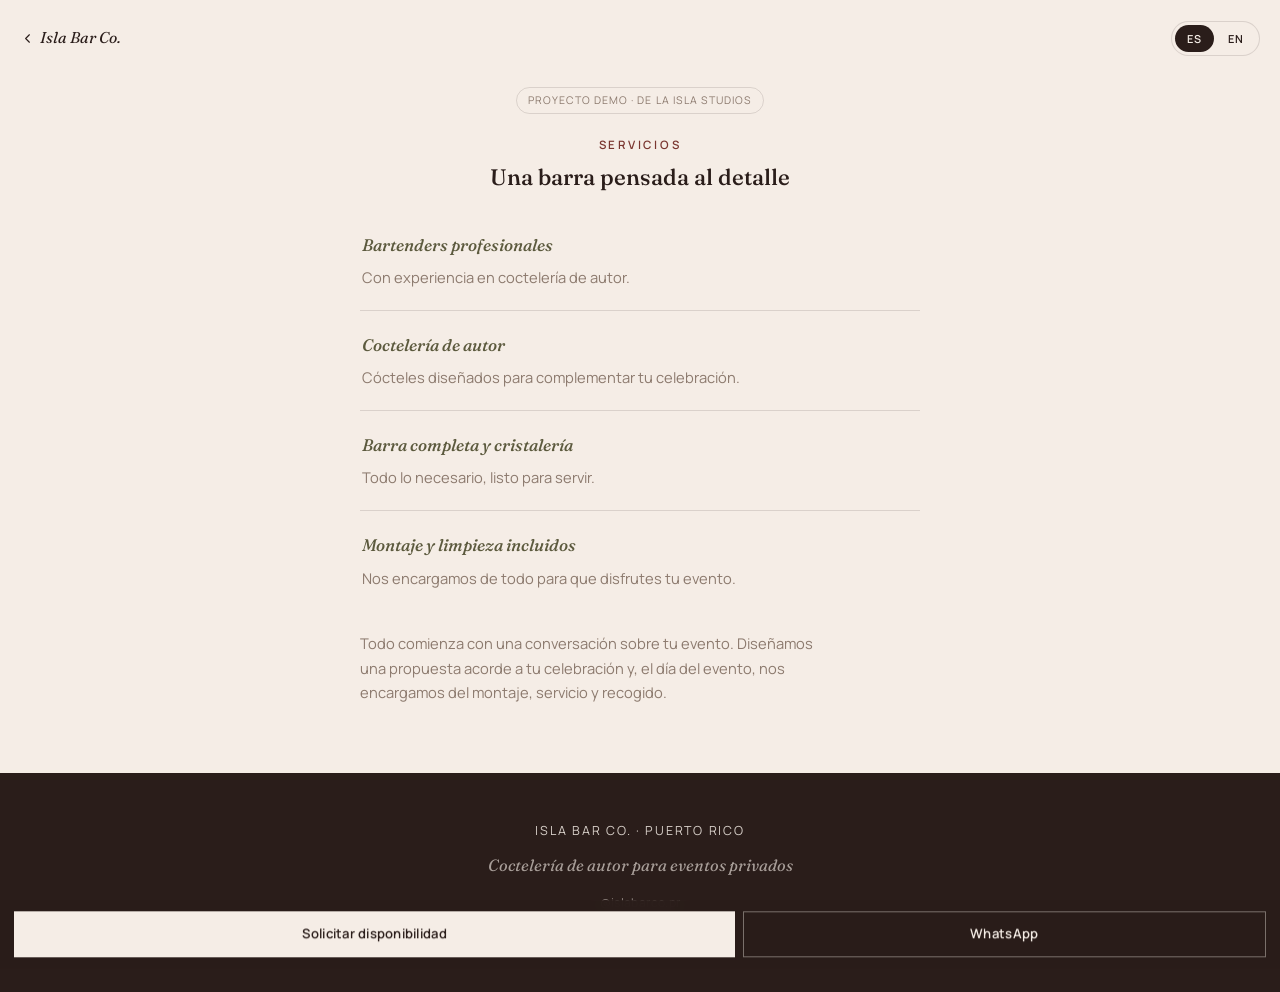
<file: demos/mobile-bar/servicios.html>
<!DOCTYPE html>
<html lang="es" class="lang-es">
<head>
<meta charset="UTF-8">
<meta name="viewport" content="width=device-width, initial-scale=1, viewport-fit=cover">
<title>Servicios | Isla Bar Co.</title>
<meta name="description" content="Bartenders profesionales, coctelería de autor y barra completa para tu evento.">
<meta name="theme-color" content="#1C1B19">
<link rel="preconnect" href="https://fonts.googleapis.com">
<link rel="preconnect" href="https://fonts.gstatic.com" crossorigin>
<link href="https://fonts.googleapis.com/css2?family=Fraunces:ital,wght@0,400;0,500;0,600;1,400;1,500&family=Manrope:wght@300;400;500;600;700&display=swap" rel="stylesheet">
<link rel="stylesheet" href="assets/css/site.css">
</head>
<body>

<header class="page-header top-marker">
  <a class="back-link" href="index.html">
    <svg viewBox="0 0 24 24"><path d="M15 18l-6-6 6-6"/></svg>
    Isla Bar Co.
  </a>
  <div class="lang-toggle" role="group" aria-label="Idioma / Language">
    <button id="btn-es" aria-pressed="true">ES</button>
    <button id="btn-en" aria-pressed="false">EN</button>
  </div>
</header>

<main>
  <div class="wrap page-top">
    <span class="demo-flag">
      <span class="es">Proyecto Demo</span><span class="en">Demo Project</span> · De La Isla Studios
    </span>
    <p class="eyebrow"><span class="es">Servicios</span><span class="en">Services</span></p>
    <h1 class="section-title"><span class="es">Una barra pensada al detalle</span><span class="en">A bar built around the details</span></h1>
  </div>

  <div class="wrap page-body">
    <div class="tier-list">
      <div class="tier-item">
        <p class="tier-name"><span class="es">Bartenders profesionales</span><span class="en">Professional bartenders</span></p>
        <p class="tier-desc"><span class="es">Con experiencia en coctelería de autor.</span><span class="en">Experienced in craft cocktail service.</span></p>
      </div>
      <div class="tier-item">
        <p class="tier-name"><span class="es">Coctelería de autor</span><span class="en">Craft cocktails</span></p>
        <p class="tier-desc"><span class="es">Cócteles diseñados para complementar tu celebración.</span><span class="en">Cocktails designed to complement your celebration.</span></p>
      </div>
      <div class="tier-item">
        <p class="tier-name"><span class="es">Barra completa y cristalería</span><span class="en">Full bar and glassware</span></p>
        <p class="tier-desc"><span class="es">Todo lo necesario, listo para servir.</span><span class="en">Everything needed, ready to pour.</span></p>
      </div>
      <div class="tier-item">
        <p class="tier-name"><span class="es">Montaje y limpieza incluidos</span><span class="en">Setup and cleanup included</span></p>
        <p class="tier-desc"><span class="es">Nos encargamos de todo para que disfrutes tu evento.</span><span class="en">We take care of everything so you can enjoy your event.</span></p>
      </div>
    </div>

    <p class="service-note">
      <span class="es">Todo comienza con una conversación sobre tu evento. Diseñamos una propuesta acorde a tu celebración y, el día del evento, nos encargamos del montaje, servicio y recogido.</span>
      <span class="en">It all starts with a conversation about your event. We design a proposal tailored to your celebration and, on the day of the event, we handle the setup, service, and cleanup.</span>
    </p>
  </div>
</main>

<footer id="pageEnd">
  <p class="footer-brand">Isla Bar Co. · Puerto Rico</p>
  <p class="footer-tagline"><span class="es">Coctelería de autor para eventos privados</span><span class="en">Craft cocktails for private events</span></p>
  <a class="footer-instagram" href="https://www.instagram.com/islabarco.pr/" target="_blank" rel="noopener">@islabarco.pr</a>
  <p class="footer-credit"><span class="es">Demo creado por De La Isla Studios</span><span class="en">Demo built by De La Isla Studios</span></p>
</footer>

<div class="sticky-bar" id="stickyBar">
  <a class="btn" style="flex:1.4;" href="cotizacion.html">
    <span class="es">Solicitar disponibilidad</span><span class="en">Request availability</span>
  </a>
  <a class="btn btn--ghost wa-link" style="flex:1;" data-msg-es="Hola, vi la tarjeta digital de Isla Bar Co. y quisiera preguntar por disponibilidad para mi evento." data-msg-en="Hi, I saw the Isla Bar Co. digital card and wanted to ask about availability for my event."
     href="#" target="_blank" rel="noopener">WhatsApp</a>
</div>

<script src="assets/js/site.js" defer></script>
</body>
</html>
</file>
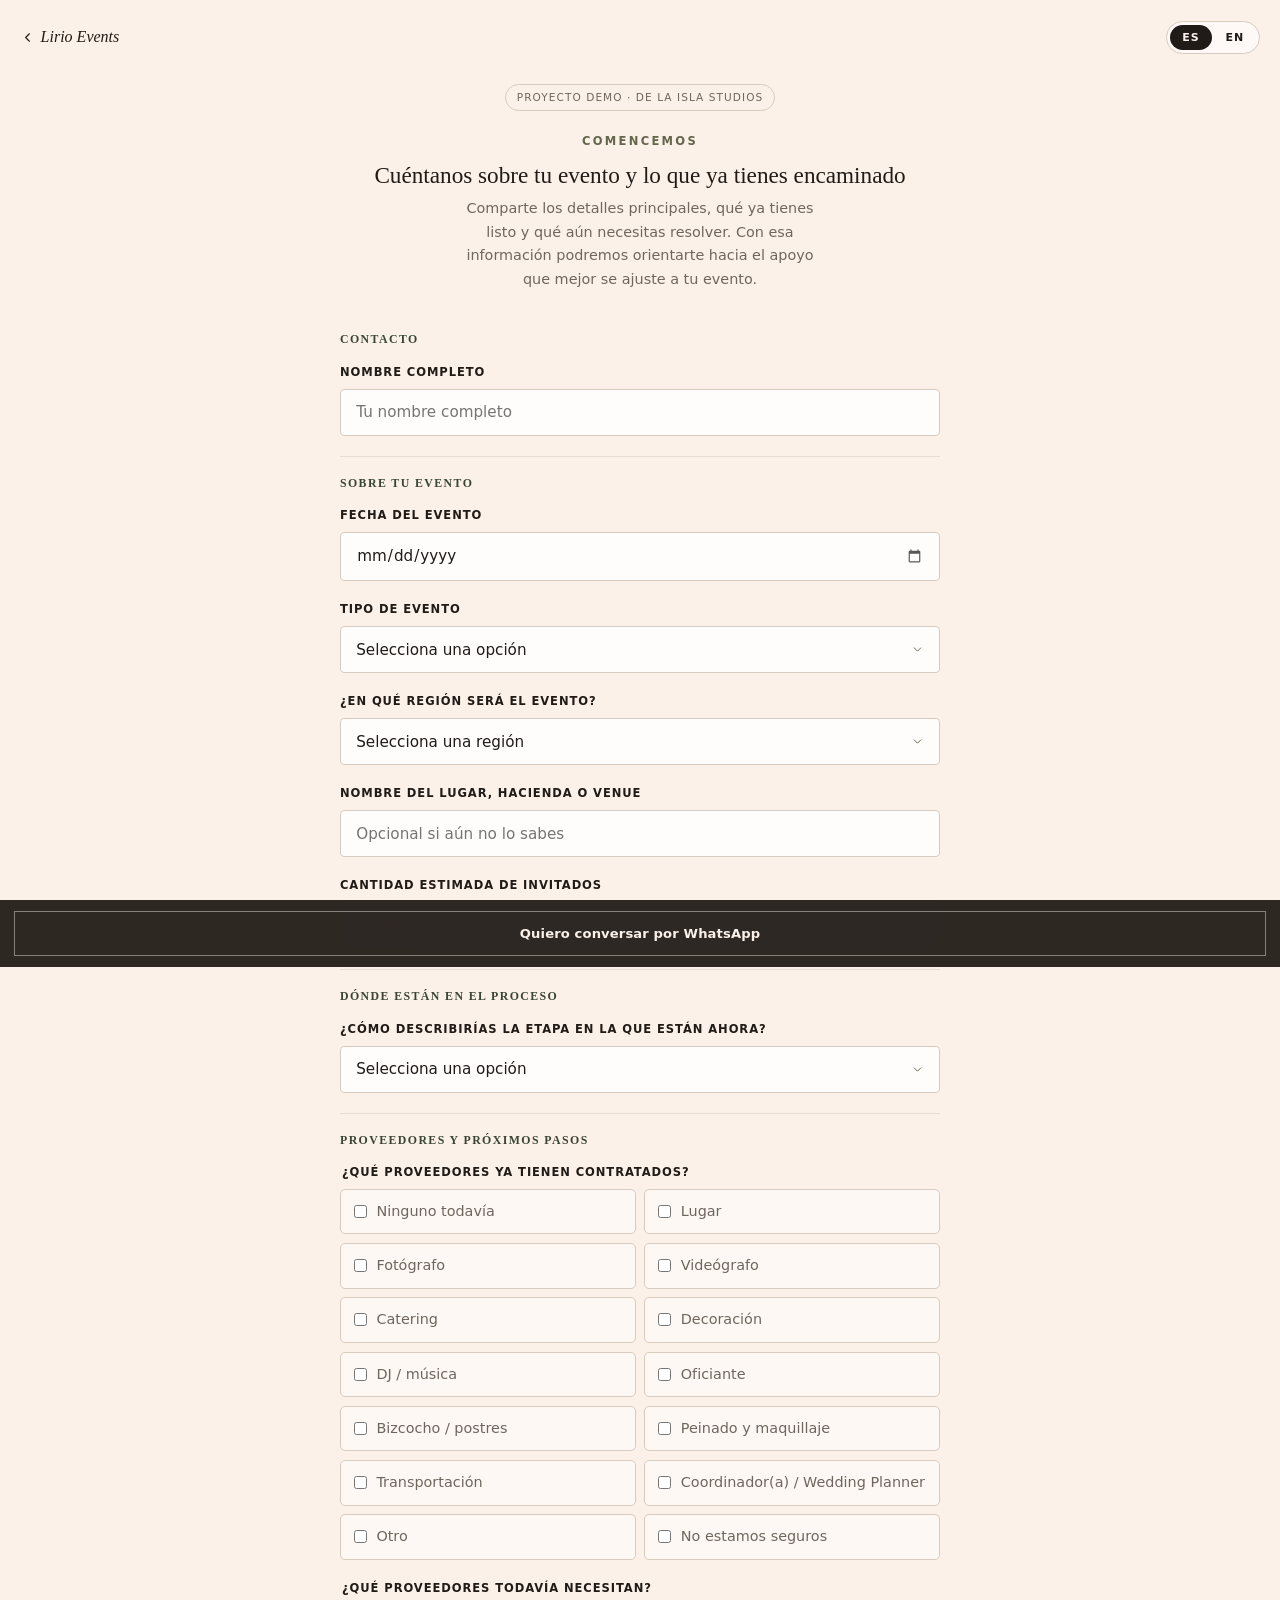
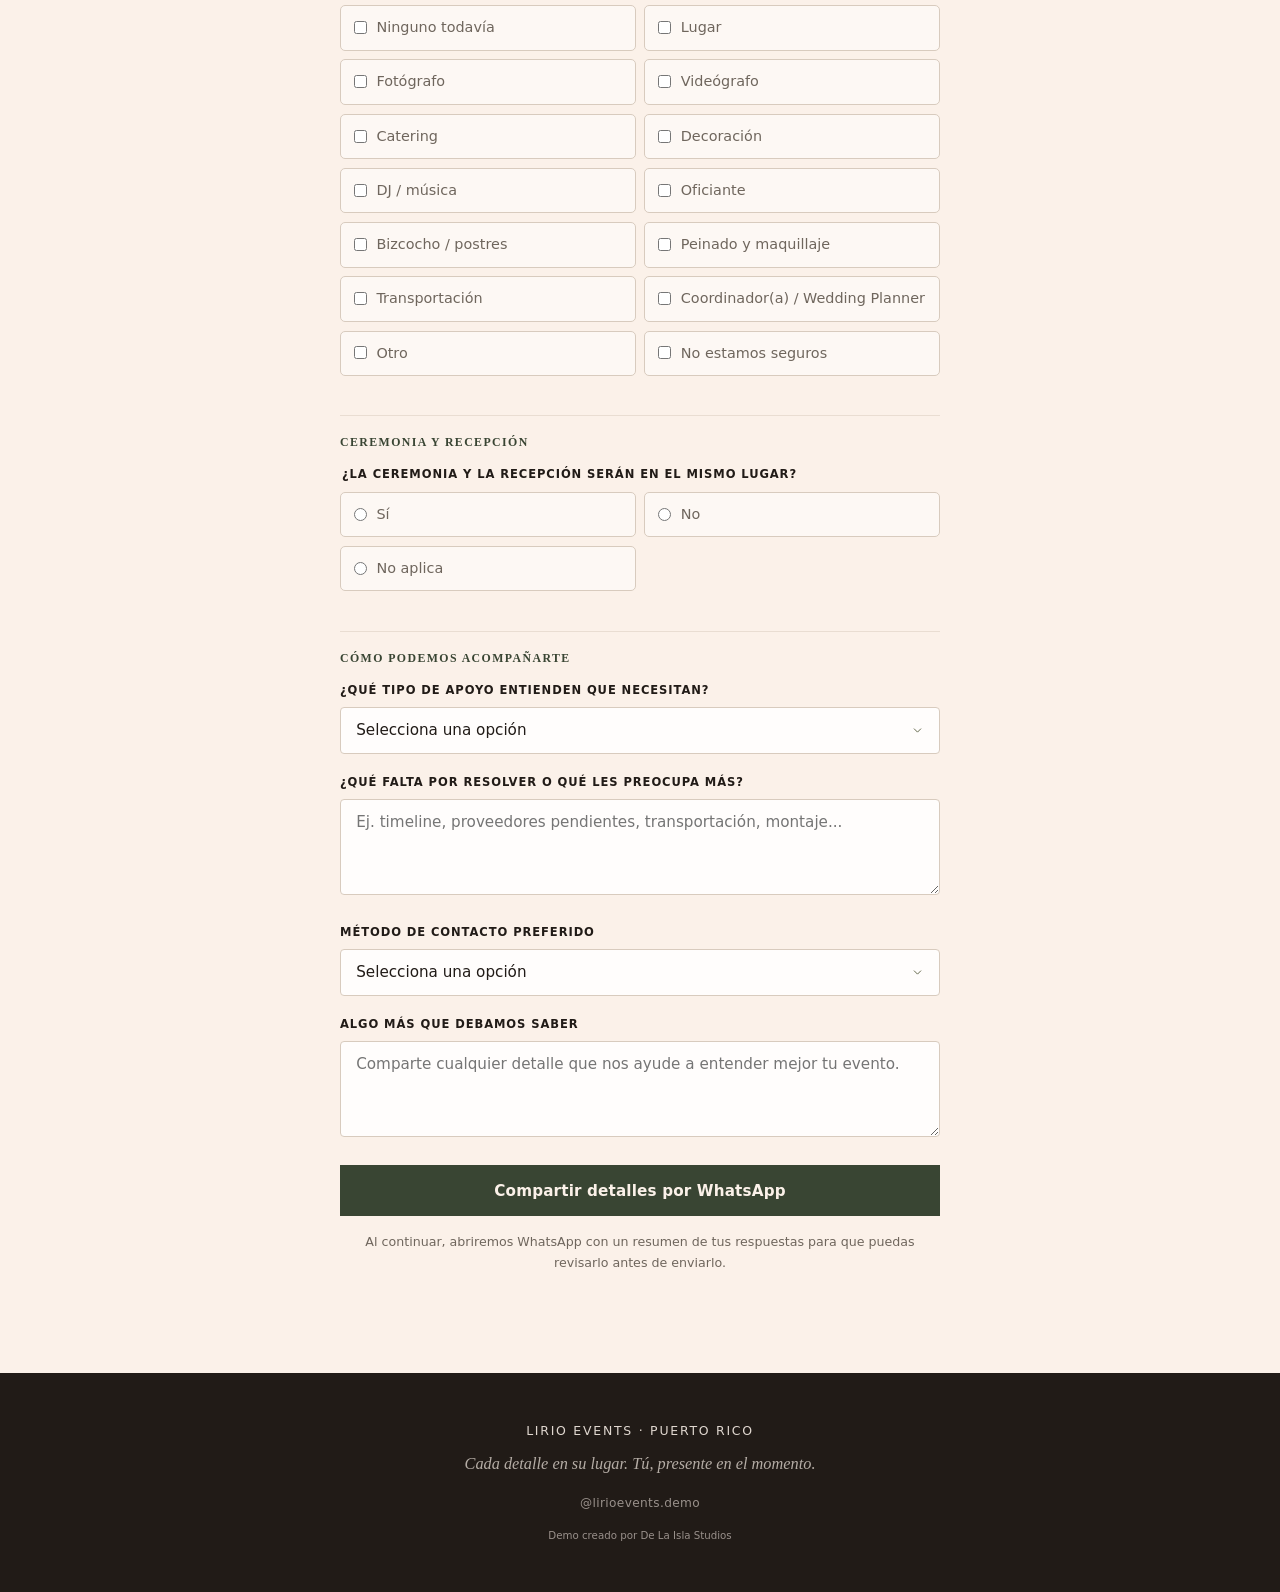
<file: demos/wedding-event-coordinator/cotizacion.html>
<!DOCTYPE html>
<html lang="es" class="lang-es">
<head>
<meta charset="UTF-8">
<meta name="viewport" content="width=device-width, initial-scale=1, viewport-fit=cover">
<title>Cuéntanos sobre tu evento | Lirio Events</title>
<meta name="description" content="Comparte los detalles de tu boda o evento para recibir orientación sobre el nivel de apoyo que mejor se ajuste a tus necesidades.">
<meta name="theme-color" content="#FBF1E9">
<link rel="icon" href="data:,">
<link rel="stylesheet" href="assets/css/site.css">
</head>
<body>

<header class="page-header top-marker">
  <a class="back-link" href="index.html">
    <svg viewBox="0 0 24 24"><path d="M15 18l-6-6 6-6"/></svg>
    Lirio Events
  </a>
  <div class="lang-toggle" role="group" aria-label="Idioma / Language">
    <button id="btn-es" aria-pressed="true">ES</button>
    <button id="btn-en" aria-pressed="false">EN</button>
  </div>
</header>

<main>
  <div class="wrap page-top">
    <span class="demo-flag">
      <span class="es">Proyecto Demo</span><span class="en">Demo Project</span> · De La Isla Studios
    </span>
    <p class="eyebrow"><span class="es">Comencemos</span><span class="en">Let’s begin</span></p>
    <h1 class="section-title"><span class="es">Cuéntanos sobre tu evento y lo que ya tienes encaminado</span><span class="en">Tell us about your event and what you already have in place</span></h1>
    <p class="section-sub">
      <span class="es">Comparte los detalles principales, qué ya tienes listo y qué aún necesitas resolver. Con esa información podremos orientarte hacia el apoyo que mejor se ajuste a tu evento.</span>
      <span class="en">Share the main details, what is already in place, and what still needs to be resolved. From there, we can guide you toward the support that best fits your event.</span>
    </p>
  </div>

  <div class="wrap page-body">
    <form id="quoteForm">
      <section class="form-section" aria-labelledby="contact-section">
        <h2 class="form-section-title" id="contact-section"><span class="es">Contacto</span><span class="en">Contact</span></h2>
        <div class="form-field">
          <label for="f-name"><span class="es">Nombre completo</span><span class="en">Full name</span></label>
          <input type="text" id="f-name" name="name" data-ph-es="Tu nombre completo" data-ph-en="Your full name" required>
        </div>
      </section>

      <section class="form-section" aria-labelledby="event-section">
        <h2 class="form-section-title" id="event-section"><span class="es">Sobre tu evento</span><span class="en">About your event</span></h2>
        <div class="form-field">
          <label for="f-date"><span class="es">Fecha del evento</span><span class="en">Event date</span></label>
          <input type="date" id="f-date" name="date" required>
        </div>
        <div class="form-field">
          <label for="f-event-type"><span class="es">Tipo de evento</span><span class="en">Event type</span></label>
          <select id="f-event-type" name="event_type" required>
            <option value="" disabled selected data-label-es="Selecciona una opción" data-label-en="Select an option">Selecciona una opción</option>
            <option value="wedding" data-label-es="Boda" data-label-en="Wedding">Boda</option>
            <option value="corporate" data-label-es="Evento corporativo" data-label-en="Corporate event">Evento corporativo</option>
            <option value="private" data-label-es="Cumpleaños o celebración privada" data-label-en="Birthday or private celebration">Cumpleaños o celebración privada</option>
            <option value="baby-shower" data-label-es="Baby shower" data-label-en="Baby shower">Baby shower</option>
            <option value="other" data-label-es="Otro" data-label-en="Other">Otro</option>
          </select>
        </div>
        <div class="form-field">
          <label for="f-region"><span class="es">¿En qué región será el evento?</span><span class="en">What region will the event take place in?</span></label>
          <select id="f-region" name="region" required>
            <option value="" disabled selected data-label-es="Selecciona una región" data-label-en="Select a region">Selecciona una región</option>
            <option value="metro" data-label-es="Área Metro" data-label-en="Metro Area">Área Metro</option>
            <option value="north" data-label-es="Norte" data-label-en="North">Norte</option>
            <option value="south" data-label-es="Sur" data-label-en="South">Sur</option>
            <option value="east" data-label-es="Este" data-label-en="East">Este</option>
            <option value="west" data-label-es="Oeste" data-label-en="West">Oeste</option>
            <option value="central" data-label-es="Centro" data-label-en="Central">Centro</option>
            <option value="vieques-culebra" data-label-es="Vieques / Culebra" data-label-en="Vieques / Culebra">Vieques / Culebra</option>
            <option value="unknown" data-label-es="Aún no lo sabemos" data-label-en="We do not know yet">Aún no lo sabemos</option>
          </select>
        </div>
        <div class="form-field">
          <label for="f-venue"><span class="es">Nombre del lugar, hacienda o venue</span><span class="en">Venue or location name</span></label>
          <input type="text" id="f-venue" name="venue" data-ph-es="Opcional si aún no lo sabes" data-ph-en="Optional if you do not know yet">
        </div>
        <div class="form-field">
          <label for="f-guests"><span class="es">Cantidad estimada de invitados</span><span class="en">Estimated guest count</span></label>
          <input type="number" id="f-guests" name="guests" min="1" data-ph-es="Ej. 120" data-ph-en="E.g. 120" required>
        </div>
      </section>

      <section class="form-section" aria-labelledby="stage-section">
        <h2 class="form-section-title" id="stage-section"><span class="es">Dónde están en el proceso</span><span class="en">Where you are in the process</span></h2>
        <div class="form-field">
          <label for="f-stage"><span class="es">¿Cómo describirías la etapa en la que están ahora?</span><span class="en">How would you describe where you are in the planning process?</span></label>
          <select id="f-stage" name="stage" required>
            <option value="" disabled selected data-label-es="Selecciona una opción" data-label-en="Select an option">Selecciona una opción</option>
            <option value="starting" data-label-es="Apenas estamos comenzando" data-label-en="We are just getting started">Apenas estamos comenzando</option>
            <option value="date-venue" data-label-es="Ya tenemos fecha y lugar" data-label-en="We have a date and venue">Ya tenemos fecha y lugar</option>
            <option value="some-vendors" data-label-es="Tenemos algunos proveedores contratados" data-label-en="We have some vendors booked">Tenemos algunos proveedores contratados</option>
            <option value="most-vendors" data-label-es="Tenemos la mayoría de los proveedores" data-label-en="We have most vendors booked">Tenemos la mayoría de los proveedores</option>
            <option value="day-of" data-label-es="Solo necesitamos coordinación del día" data-label-en="We only need day-of coordination">Solo necesitamos coordinación del día</option>
            <option value="not-sure" data-label-es="No estamos seguros" data-label-en="We are not sure">No estamos seguros</option>
          </select>
        </div>
      </section>

      <section class="form-section" aria-labelledby="vendors-section">
        <h2 class="form-section-title" id="vendors-section"><span class="es">Proveedores y próximos pasos</span><span class="en">Vendors and next steps</span></h2>

        <fieldset class="checkbox-group" data-exclusive-group>
          <legend><span class="es">¿Qué proveedores ya tienen contratados?</span><span class="en">Which vendors have you already booked?</span></legend>
          <div class="choice-grid">
            <label class="choice"><input type="checkbox" name="vendors_booked" value="none" data-exclusive="true" data-label-es="Ninguno todavía" data-label-en="None yet"> <span><span class="es">Ninguno todavía</span><span class="en">None yet</span></span></label>
            <label class="choice"><input type="checkbox" name="vendors_booked" value="venue" data-label-es="Lugar" data-label-en="Venue"> <span><span class="es">Lugar</span><span class="en">Venue</span></span></label>
            <label class="choice"><input type="checkbox" name="vendors_booked" value="photographer" data-label-es="Fotógrafo" data-label-en="Photographer"> <span><span class="es">Fotógrafo</span><span class="en">Photographer</span></span></label>
            <label class="choice"><input type="checkbox" name="vendors_booked" value="videographer" data-label-es="Videógrafo" data-label-en="Videographer"> <span><span class="es">Videógrafo</span><span class="en">Videographer</span></span></label>
            <label class="choice"><input type="checkbox" name="vendors_booked" value="catering" data-label-es="Catering" data-label-en="Catering"> <span>Catering</span></label>
            <label class="choice"><input type="checkbox" name="vendors_booked" value="decor" data-label-es="Decoración" data-label-en="Decor"> <span><span class="es">Decoración</span><span class="en">Decor</span></span></label>
            <label class="choice"><input type="checkbox" name="vendors_booked" value="music" data-label-es="DJ / música" data-label-en="DJ / Music"> <span><span class="es">DJ / música</span><span class="en">DJ / Music</span></span></label>
            <label class="choice"><input type="checkbox" name="vendors_booked" value="officiant" data-label-es="Oficiante" data-label-en="Officiant"> <span><span class="es">Oficiante</span><span class="en">Officiant</span></span></label>
            <label class="choice"><input type="checkbox" name="vendors_booked" value="cake" data-label-es="Bizcocho / postres" data-label-en="Cake / Desserts"> <span><span class="es">Bizcocho / postres</span><span class="en">Cake / Desserts</span></span></label>
            <label class="choice"><input type="checkbox" name="vendors_booked" value="hair-makeup" data-label-es="Peinado y maquillaje" data-label-en="Hair &amp; Makeup"> <span><span class="es">Peinado y maquillaje</span><span class="en">Hair &amp; Makeup</span></span></label>
            <label class="choice"><input type="checkbox" name="vendors_booked" value="transportation" data-label-es="Transportación" data-label-en="Transportation"> <span><span class="es">Transportación</span><span class="en">Transportation</span></span></label>
            <label class="choice"><input type="checkbox" name="vendors_booked" value="coordinator" data-label-es="Coordinador(a) / Wedding Planner" data-label-en="Coordinator / Wedding Planner"> <span><span class="es">Coordinador(a) / Wedding Planner</span><span class="en">Coordinator / Wedding Planner</span></span></label>
            <label class="choice"><input type="checkbox" name="vendors_booked" value="other" data-label-es="Otro" data-label-en="Other"> <span><span class="es">Otro</span><span class="en">Other</span></span></label>
            <label class="choice"><input type="checkbox" name="vendors_booked" value="not-sure" data-exclusive="true" data-label-es="No estamos seguros" data-label-en="Not sure yet"> <span><span class="es">No estamos seguros</span><span class="en">Not sure yet</span></span></label>
          </div>
        </fieldset>

        <fieldset class="checkbox-group" data-exclusive-group>
          <legend><span class="es">¿Qué proveedores todavía necesitan?</span><span class="en">Which vendors do you still need?</span></legend>
          <div class="choice-grid">
            <label class="choice"><input type="checkbox" name="vendors_needed" value="none" data-exclusive="true" data-label-es="Ninguno todavía" data-label-en="None yet"> <span><span class="es">Ninguno todavía</span><span class="en">None yet</span></span></label>
            <label class="choice"><input type="checkbox" name="vendors_needed" value="venue" data-label-es="Lugar" data-label-en="Venue"> <span><span class="es">Lugar</span><span class="en">Venue</span></span></label>
            <label class="choice"><input type="checkbox" name="vendors_needed" value="photographer" data-label-es="Fotógrafo" data-label-en="Photographer"> <span><span class="es">Fotógrafo</span><span class="en">Photographer</span></span></label>
            <label class="choice"><input type="checkbox" name="vendors_needed" value="videographer" data-label-es="Videógrafo" data-label-en="Videographer"> <span><span class="es">Videógrafo</span><span class="en">Videographer</span></span></label>
            <label class="choice"><input type="checkbox" name="vendors_needed" value="catering" data-label-es="Catering" data-label-en="Catering"> <span>Catering</span></label>
            <label class="choice"><input type="checkbox" name="vendors_needed" value="decor" data-label-es="Decoración" data-label-en="Decor"> <span><span class="es">Decoración</span><span class="en">Decor</span></span></label>
            <label class="choice"><input type="checkbox" name="vendors_needed" value="music" data-label-es="DJ / música" data-label-en="DJ / Music"> <span><span class="es">DJ / música</span><span class="en">DJ / Music</span></span></label>
            <label class="choice"><input type="checkbox" name="vendors_needed" value="officiant" data-label-es="Oficiante" data-label-en="Officiant"> <span><span class="es">Oficiante</span><span class="en">Officiant</span></span></label>
            <label class="choice"><input type="checkbox" name="vendors_needed" value="cake" data-label-es="Bizcocho / postres" data-label-en="Cake / Desserts"> <span><span class="es">Bizcocho / postres</span><span class="en">Cake / Desserts</span></span></label>
            <label class="choice"><input type="checkbox" name="vendors_needed" value="hair-makeup" data-label-es="Peinado y maquillaje" data-label-en="Hair &amp; Makeup"> <span><span class="es">Peinado y maquillaje</span><span class="en">Hair &amp; Makeup</span></span></label>
            <label class="choice"><input type="checkbox" name="vendors_needed" value="transportation" data-label-es="Transportación" data-label-en="Transportation"> <span><span class="es">Transportación</span><span class="en">Transportation</span></span></label>
            <label class="choice"><input type="checkbox" name="vendors_needed" value="coordinator" data-label-es="Coordinador(a) / Wedding Planner" data-label-en="Coordinator / Wedding Planner"> <span><span class="es">Coordinador(a) / Wedding Planner</span><span class="en">Coordinator / Wedding Planner</span></span></label>
            <label class="choice"><input type="checkbox" name="vendors_needed" value="other" data-label-es="Otro" data-label-en="Other"> <span><span class="es">Otro</span><span class="en">Other</span></span></label>
            <label class="choice"><input type="checkbox" name="vendors_needed" value="not-sure" data-exclusive="true" data-label-es="No estamos seguros" data-label-en="Not sure yet"> <span><span class="es">No estamos seguros</span><span class="en">Not sure yet</span></span></label>
          </div>
        </fieldset>
      </section>

      <section class="form-section" aria-labelledby="locations-section">
        <h2 class="form-section-title" id="locations-section"><span class="es">Ceremonia y recepción</span><span class="en">Ceremony and reception</span></h2>
        <fieldset class="radio-group">
          <legend><span class="es">¿La ceremonia y la recepción serán en el mismo lugar?</span><span class="en">Will the ceremony and reception be at the same location?</span></legend>
          <div class="choice-grid">
            <label class="choice"><input type="radio" name="same_location" value="yes" data-label-es="Sí" data-label-en="Yes"> <span><span class="es">Sí</span><span class="en">Yes</span></span></label>
            <label class="choice"><input type="radio" name="same_location" value="no" data-label-es="No" data-label-en="No"> <span>No</span></label>
            <label class="choice"><input type="radio" name="same_location" value="na" data-label-es="No aplica" data-label-en="Not applicable"> <span><span class="es">No aplica</span><span class="en">Not applicable</span></span></label>
          </div>
        </fieldset>
        <div class="form-field conditional-field" id="ceremonyField" hidden>
          <label for="f-ceremony-location"><span class="es">Lugar de la ceremonia</span><span class="en">Ceremony location</span></label>
          <input type="text" id="f-ceremony-location" name="ceremony_location" data-ph-es="Nombre o municipio" data-ph-en="Name or municipality">
        </div>
        <div class="form-field conditional-field" id="receptionField" hidden>
          <label for="f-reception-location"><span class="es">Lugar de la recepción</span><span class="en">Reception location</span></label>
          <input type="text" id="f-reception-location" name="reception_location" data-ph-es="Nombre o municipio" data-ph-en="Name or municipality">
        </div>
      </section>

      <section class="form-section" aria-labelledby="support-section">
        <h2 class="form-section-title" id="support-section"><span class="es">Cómo podemos acompañarte</span><span class="en">How we can support you</span></h2>
        <div class="form-field">
          <label for="f-support"><span class="es">¿Qué tipo de apoyo entienden que necesitan?</span><span class="en">What kind of support do you feel you need?</span></label>
          <select id="f-support" name="support" required>
            <option value="" disabled selected data-label-es="Selecciona una opción" data-label-en="Select an option">Selecciona una opción</option>
            <option value="day-of" data-label-es="Coordinación del día" data-label-en="Day-of coordination">Coordinación del día</option>
            <option value="partial" data-label-es="Coordinación parcial" data-label-en="Partial coordination">Coordinación parcial</option>
            <option value="full" data-label-es="Planificación completa" data-label-en="Full planning">Planificación completa</option>
            <option value="consultation" data-label-es="Consulta inicial" data-label-en="Initial consultation">Consulta inicial</option>
            <option value="not-sure" data-label-es="No estamos seguros" data-label-en="Not sure">No estamos seguros</option>
          </select>
        </div>
        <div class="form-field">
          <label for="f-challenges"><span class="es">¿Qué falta por resolver o qué les preocupa más?</span><span class="en">What still needs to be solved, or what are you most concerned about?</span></label>
          <textarea id="f-challenges" name="challenges" data-ph-es="Ej. timeline, proveedores pendientes, transportación, montaje..." data-ph-en="E.g. timeline, pending vendors, transportation, setup..."></textarea>
        </div>
        <div class="form-field">
          <label for="f-contact"><span class="es">Método de contacto preferido</span><span class="en">Preferred contact method</span></label>
          <select id="f-contact" name="contact" required>
            <option value="" disabled selected data-label-es="Selecciona una opción" data-label-en="Select an option">Selecciona una opción</option>
            <option value="whatsapp" data-label-es="WhatsApp" data-label-en="WhatsApp">WhatsApp</option>
            <option value="phone" data-label-es="Llamada" data-label-en="Phone call">Llamada</option>
            <option value="email" data-label-es="Email" data-label-en="Email">Email</option>
          </select>
        </div>
        <div class="form-field">
          <label for="f-notes"><span class="es">Algo más que debamos saber</span><span class="en">Anything else we should know</span></label>
          <textarea id="f-notes" name="notes" data-ph-es="Comparte cualquier detalle que nos ayude a entender mejor tu evento." data-ph-en="Share anything that would help us better understand your event."></textarea>
        </div>
      </section>

      <div class="cta-stack">
        <button type="submit" class="btn"><span class="es">Compartir detalles por WhatsApp</span><span class="en">Share details via WhatsApp</span></button>
      </div>

      <p class="form-note">
        <span class="es">Al continuar, abriremos WhatsApp con un resumen de tus respuestas para que puedas revisarlo antes de enviarlo.</span>
        <span class="en">When you continue, WhatsApp will open with a summary of your answers so you can review it before sending.</span>
      </p>
      <p class="form-status" id="formStatus" role="status" aria-live="polite"></p>
    </form>
  </div>
</main>

<footer id="pageEnd">
  <p class="footer-brand">Lirio Events · Puerto Rico</p>
  <p class="footer-tagline"><span class="es">Cada detalle en su lugar. Tú, presente en el momento.</span><span class="en">Every detail in place. You, fully present in the moment.</span></p>
  <a class="footer-instagram" href="https://www.instagram.com/lirioevents.demo/" target="_blank" rel="noopener">@lirioevents.demo</a>
  <p class="footer-credit"><span class="es">Demo creado por De La Isla Studios</span><span class="en">Demo built by De La Isla Studios</span></p>
</footer>

<div class="sticky-bar" id="stickyBar">
  <a class="btn btn--ghost wa-link" style="flex:1;" data-msg-es="Hola, vi la tarjeta de Lirio Events y me gustaría conversar sobre la planificación o coordinación de mi evento." data-msg-en="Hi, I saw Lirio Events’ card and would like to talk about planning or coordinating my event."
     href="https://wa.me/17870000001?text=Hola%2C%20vi%20la%20tarjeta%20de%20Lirio%20Events%20y%20me%20gustar%C3%ADa%20conversar%20sobre%20la%20planificaci%C3%B3n%20o%20coordinaci%C3%B3n%20de%20mi%20evento." target="_blank" rel="noopener">
    <span class="es">Quiero conversar por WhatsApp</span><span class="en">I’d like to chat on WhatsApp</span>
  </a>
</div>

<script src="assets/js/site.js" defer></script>
</body>
</html>
</file>
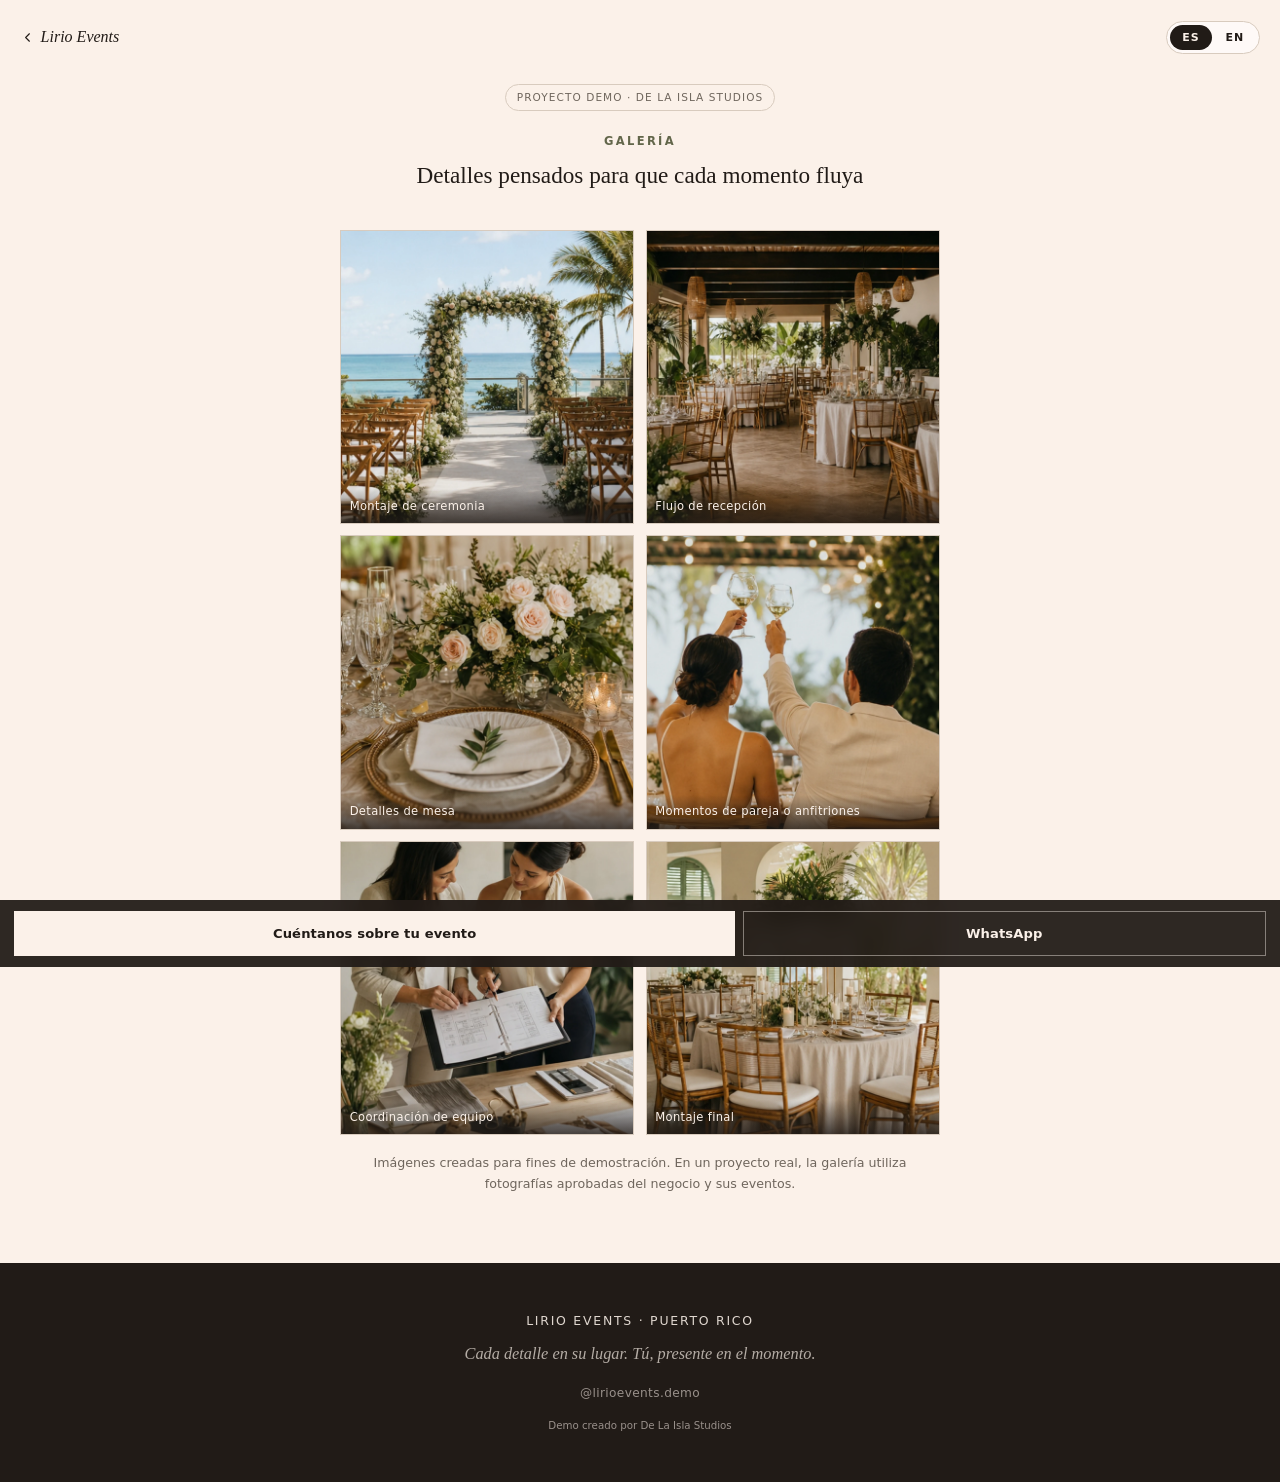
<file: demos/wedding-event-coordinator/galeria.html>
<!DOCTYPE html>
<html lang="es" class="lang-es">
<head>
<meta charset="UTF-8">
<meta name="viewport" content="width=device-width, initial-scale=1, viewport-fit=cover">
<title>Galería | Lirio Events</title>
<meta name="description" content="Galería de muestra para coordinación de bodas y eventos.">
<meta name="theme-color" content="#FBF1E9">
<link rel="icon" href="data:,">
<link rel="stylesheet" href="assets/css/site.css">
</head>
<body>

<header class="page-header top-marker">
  <a class="back-link" href="index.html">
    <svg viewBox="0 0 24 24"><path d="M15 18l-6-6 6-6"/></svg>
    Lirio Events
  </a>
  <div class="lang-toggle" role="group" aria-label="Idioma / Language">
    <button id="btn-es" aria-pressed="true">ES</button>
    <button id="btn-en" aria-pressed="false">EN</button>
  </div>
</header>

<main>
  <div class="wrap page-top">
    <span class="demo-flag">
      <span class="es">Proyecto Demo</span><span class="en">Demo Project</span> · De La Isla Studios
    </span>
    <p class="eyebrow"><span class="es">Galería</span><span class="en">Gallery</span></p>
    <h1 class="section-title"><span class="es">Detalles pensados para que cada momento fluya</span><span class="en">Thoughtful details so every moment can flow</span></h1>
  </div>

  <div class="wrap page-body">
    <div class="gallery-grid">
      <figure class="gallery-item">
        <img src="assets/images/ceremony-setup.webp" data-alt-es="Montaje de ceremonia con arco floral y sillas frente al mar" data-alt-en="Ceremony setup with floral arch and chairs overlooking the ocean" alt="" loading="lazy">
        <figcaption><span class="es">Montaje de ceremonia</span><span class="en">Ceremony setup</span></figcaption>
      </figure>
      <figure class="gallery-item">
        <img src="assets/images/reception-flow.webp" data-alt-es="Área de recepción organizada con mesas, sillas y pasillos claros" data-alt-en="Organized reception area with tables, chairs, and clear pathways" alt="" loading="lazy">
        <figcaption><span class="es">Flujo de recepción</span><span class="en">Reception flow</span></figcaption>
      </figure>
      <figure class="gallery-item">
        <img src="assets/images/tablescape-details.webp" data-alt-es="Detalle de mesa con flores, cristalería y servilleta doblada" data-alt-en="Tablescape detail with flowers, glassware, and folded napkin" alt="" loading="lazy">
        <figcaption><span class="es">Detalles de mesa</span><span class="en">Tablescape details</span></figcaption>
      </figure>
      <figure class="gallery-item">
        <img src="assets/images/couple-host-moments.webp" data-alt-es="Pareja brindando durante una recepción elegante" data-alt-en="Couple raising glasses during an elegant reception" alt="" loading="lazy">
        <figcaption><span class="es">Momentos de pareja o anfitriones</span><span class="en">Couple or host moments</span></figcaption>
      </figure>
      <figure class="gallery-item">
        <img src="assets/images/vendor-coordination.webp" data-alt-es="Coordinadoras revisando un timeline y materiales de evento" data-alt-en="Coordinators reviewing a timeline and event materials" alt="" loading="lazy">
        <figcaption><span class="es">Coordinación de equipo</span><span class="en">Vendor and team coordination</span></figcaption>
      </figure>
      <figure class="gallery-item">
        <img src="assets/images/final-setup.webp" data-alt-es="Recepción terminada antes de la llegada de invitados" data-alt-en="Finished reception setup before guests arrive" alt="" loading="lazy">
        <figcaption><span class="es">Montaje final</span><span class="en">Final setup</span></figcaption>
      </figure>
    </div>

    <p class="gallery-note">
      <span class="es">Imágenes creadas para fines de demostración. En un proyecto real, la galería utiliza fotografías aprobadas del negocio y sus eventos.</span>
      <span class="en">Images created for demonstration purposes. In a real project, the gallery uses approved photography from the business and its events.</span>
    </p>
  </div>
</main>

<footer id="pageEnd">
  <p class="footer-brand">Lirio Events · Puerto Rico</p>
  <p class="footer-tagline"><span class="es">Cada detalle en su lugar. Tú, presente en el momento.</span><span class="en">Every detail in place. You, fully present in the moment.</span></p>
  <a class="footer-instagram" href="https://www.instagram.com/lirioevents.demo/" target="_blank" rel="noopener">@lirioevents.demo</a>
  <p class="footer-credit"><span class="es">Demo creado por De La Isla Studios</span><span class="en">Demo built by De La Isla Studios</span></p>
</footer>

<div class="sticky-bar" id="stickyBar">
  <a class="btn" style="flex:1.4;" href="cotizacion.html">
    <span class="es">Cuéntanos sobre tu evento</span><span class="en">Tell us about your event</span>
  </a>
  <a class="btn btn--ghost wa-link" style="flex:1;" data-msg-es="Hola, vi la tarjeta de Lirio Events y me gustaría conversar sobre la planificación o coordinación de mi evento." data-msg-en="Hi, I saw Lirio Events’ card and would like to talk about planning or coordinating my event."
     href="https://wa.me/17870000001?text=Hola%2C%20vi%20la%20tarjeta%20de%20Lirio%20Events%20y%20me%20gustar%C3%ADa%20conversar%20sobre%20la%20planificaci%C3%B3n%20o%20coordinaci%C3%B3n%20de%20mi%20evento." target="_blank" rel="noopener">WhatsApp</a>
</div>

<script src="assets/js/site.js" defer></script>
</body>
</html>
</file>
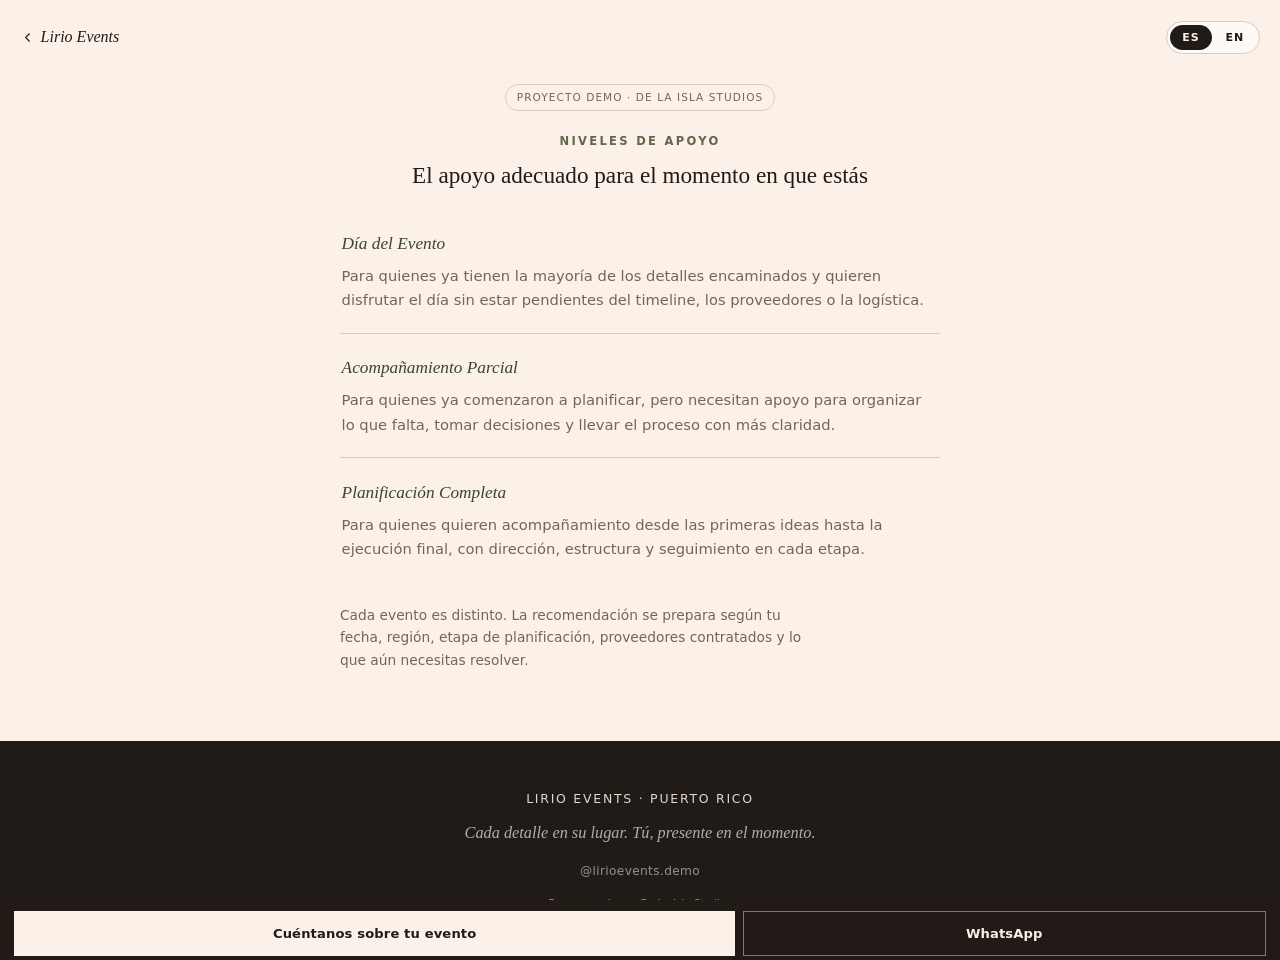
<file: demos/wedding-event-coordinator/paquetes.html>
<!DOCTYPE html>
<html lang="es" class="lang-es">
<head>
<meta charset="UTF-8">
<meta name="viewport" content="width=device-width, initial-scale=1, viewport-fit=cover">
<title>Niveles de apoyo | Lirio Events</title>
<meta name="description" content="Niveles de coordinación para bodas y eventos.">
<meta name="theme-color" content="#FBF1E9">
<link rel="icon" href="data:,">
<link rel="stylesheet" href="assets/css/site.css">
</head>
<body>

<header class="page-header top-marker">
  <a class="back-link" href="index.html">
    <svg viewBox="0 0 24 24"><path d="M15 18l-6-6 6-6"/></svg>
    Lirio Events
  </a>
  <div class="lang-toggle" role="group" aria-label="Idioma / Language">
    <button id="btn-es" aria-pressed="true">ES</button>
    <button id="btn-en" aria-pressed="false">EN</button>
  </div>
</header>

<main>
  <div class="wrap page-top">
    <span class="demo-flag">
      <span class="es">Proyecto Demo</span><span class="en">Demo Project</span> · De La Isla Studios
    </span>
    <p class="eyebrow"><span class="es">Niveles de apoyo</span><span class="en">Support options</span></p>
    <h1 class="section-title"><span class="es">El apoyo adecuado para el momento en que estás</span><span class="en">The right support for where you are</span></h1>
  </div>

  <div class="wrap page-body">
    <div class="tier-list">
      <div class="tier-item">
        <p class="tier-name"><span class="es">Día del Evento</span><span class="en">Event Day</span></p>
        <p class="tier-desc">
          <span class="es">Para quienes ya tienen la mayoría de los detalles encaminados y quieren disfrutar el día sin estar pendientes del timeline, los proveedores o la logística.</span>
          <span class="en">For those who already have most details in place and want to enjoy the day without managing the timeline, vendors, or logistics.</span>
        </p>
      </div>
      <div class="tier-item">
        <p class="tier-name"><span class="es">Acompañamiento Parcial</span><span class="en">Partial Planning</span></p>
        <p class="tier-desc">
          <span class="es">Para quienes ya comenzaron a planificar, pero necesitan apoyo para organizar lo que falta, tomar decisiones y llevar el proceso con más claridad.</span>
          <span class="en">For those who have already started planning but need support organizing what remains, making decisions, and moving forward with more clarity.</span>
        </p>
      </div>
      <div class="tier-item">
        <p class="tier-name"><span class="es">Planificación Completa</span><span class="en">Full Planning</span></p>
        <p class="tier-desc">
          <span class="es">Para quienes quieren acompañamiento desde las primeras ideas hasta la ejecución final, con dirección, estructura y seguimiento en cada etapa.</span>
          <span class="en">For those who want guidance from the first ideas through final execution, with direction, structure, and follow-through at every stage.</span>
        </p>
      </div>
    </div>

    <p class="tier-note">
      <span class="es">Cada evento es distinto. La recomendación se prepara según tu fecha, región, etapa de planificación, proveedores contratados y lo que aún necesitas resolver.</span>
      <span class="en">Every event is different. Your recommendation is based on your date, region, planning stage, booked vendors, and what still needs to be resolved.</span>
    </p>
  </div>
</main>

<footer id="pageEnd">
  <p class="footer-brand">Lirio Events · Puerto Rico</p>
  <p class="footer-tagline"><span class="es">Cada detalle en su lugar. Tú, presente en el momento.</span><span class="en">Every detail in place. You, fully present in the moment.</span></p>
  <a class="footer-instagram" href="https://www.instagram.com/lirioevents.demo/" target="_blank" rel="noopener">@lirioevents.demo</a>
  <p class="footer-credit"><span class="es">Demo creado por De La Isla Studios</span><span class="en">Demo built by De La Isla Studios</span></p>
</footer>

<div class="sticky-bar" id="stickyBar">
  <a class="btn" style="flex:1.4;" href="cotizacion.html">
    <span class="es">Cuéntanos sobre tu evento</span><span class="en">Tell us about your event</span>
  </a>
  <a class="btn btn--ghost wa-link" style="flex:1;" data-msg-es="Hola, vi la tarjeta de Lirio Events y me gustaría conversar sobre la planificación o coordinación de mi evento." data-msg-en="Hi, I saw Lirio Events’ card and would like to talk about planning or coordinating my event."
     href="https://wa.me/17870000001?text=Hola%2C%20vi%20la%20tarjeta%20de%20Lirio%20Events%20y%20me%20gustar%C3%ADa%20conversar%20sobre%20la%20planificaci%C3%B3n%20o%20coordinaci%C3%B3n%20de%20mi%20evento." target="_blank" rel="noopener">WhatsApp</a>
</div>

<script src="assets/js/site.js" defer></script>
</body>
</html>
</file>
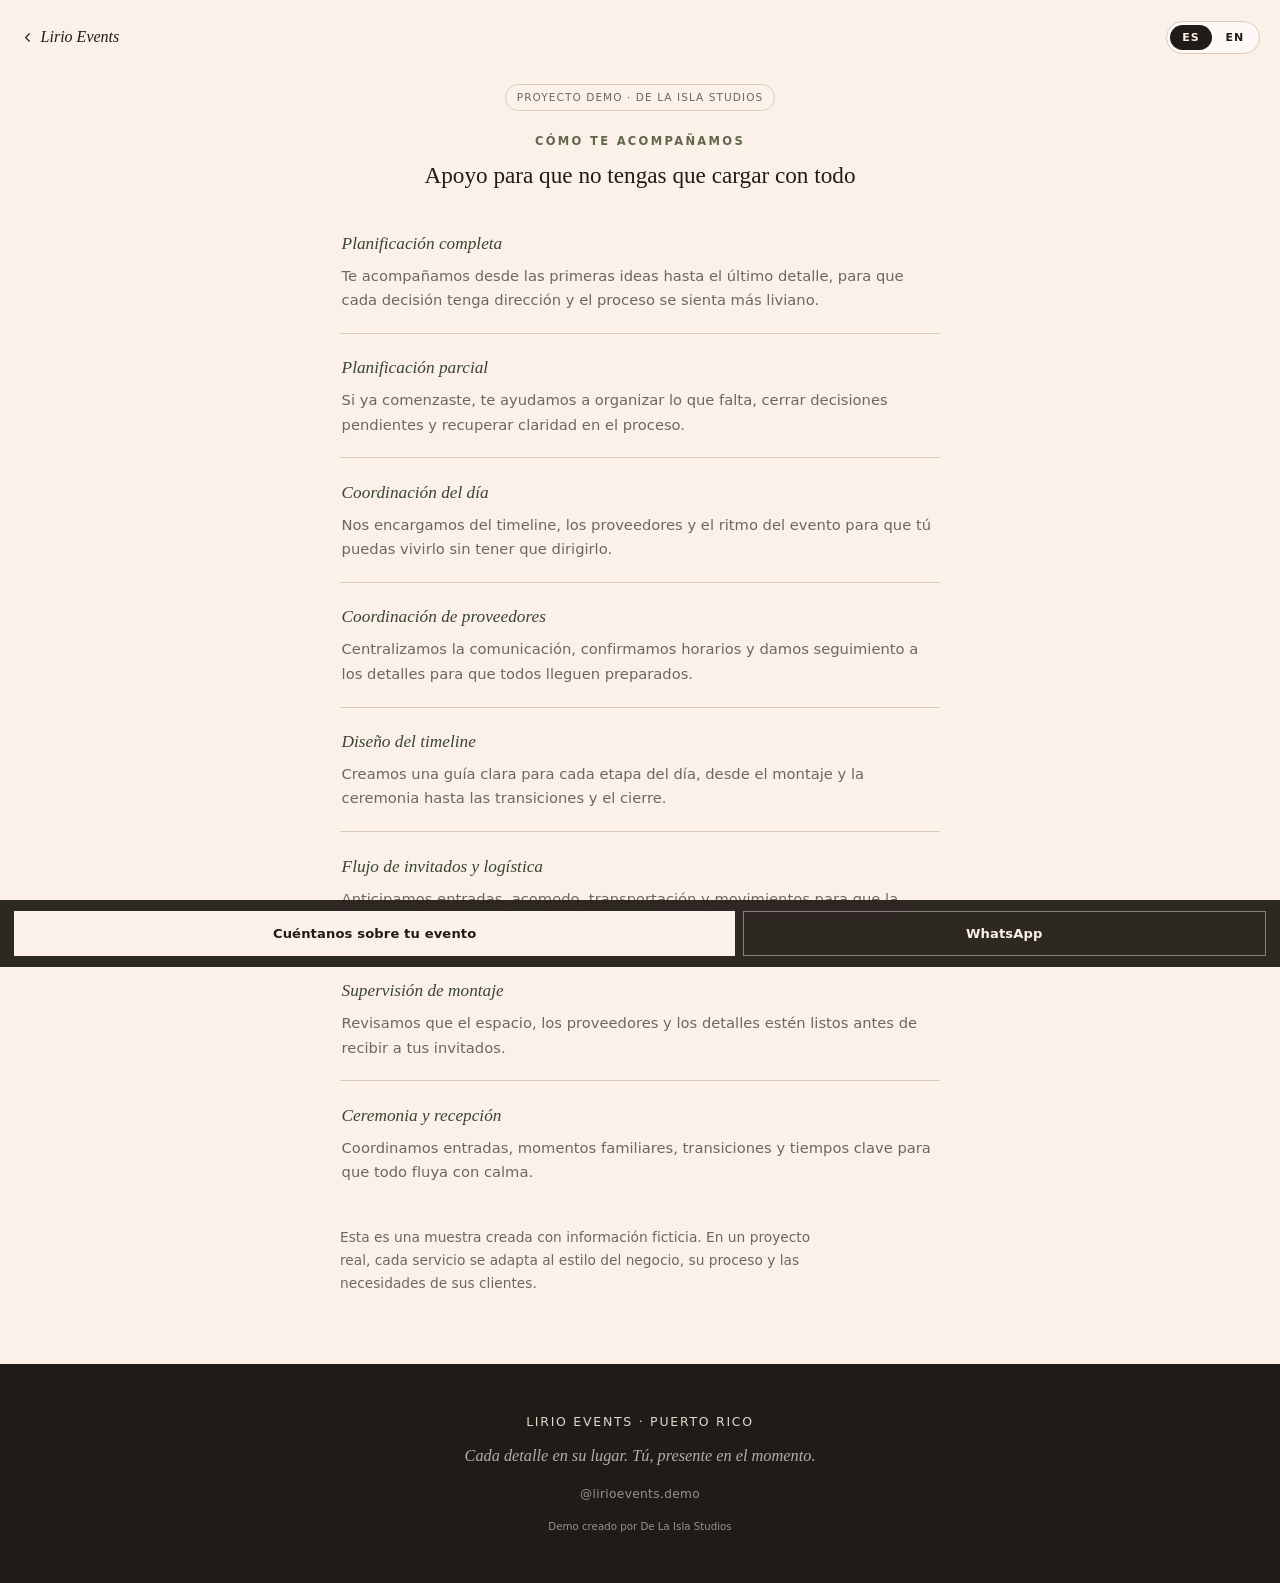
<file: demos/wedding-event-coordinator/servicios.html>
<!DOCTYPE html>
<html lang="es" class="lang-es">
<head>
<meta charset="UTF-8">
<meta name="viewport" content="width=device-width, initial-scale=1, viewport-fit=cover">
<title>Cómo te acompañamos | Lirio Events</title>
<meta name="description" content="Servicios de coordinación y planificación para bodas y eventos en Puerto Rico.">
<meta name="theme-color" content="#FBF1E9">
<link rel="icon" href="data:,">
<link rel="stylesheet" href="assets/css/site.css">
</head>
<body>

<header class="page-header top-marker">
  <a class="back-link" href="index.html">
    <svg viewBox="0 0 24 24"><path d="M15 18l-6-6 6-6"/></svg>
    Lirio Events
  </a>
  <div class="lang-toggle" role="group" aria-label="Idioma / Language">
    <button id="btn-es" aria-pressed="true">ES</button>
    <button id="btn-en" aria-pressed="false">EN</button>
  </div>
</header>

<main>
  <div class="wrap page-top">
    <span class="demo-flag">
      <span class="es">Proyecto Demo</span><span class="en">Demo Project</span> · De La Isla Studios
    </span>
    <p class="eyebrow"><span class="es">Cómo te acompañamos</span><span class="en">How we support you</span></p>
    <h1 class="section-title"><span class="es">Apoyo para que no tengas que cargar con todo</span><span class="en">Support so you don’t have to carry it all</span></h1>
  </div>

  <div class="wrap page-body">
    <div class="tier-list">
      <div class="tier-item">
        <p class="tier-name"><span class="es">Planificación completa</span><span class="en">Full planning</span></p>
        <p class="tier-desc"><span class="es">Te acompañamos desde las primeras ideas hasta el último detalle, para que cada decisión tenga dirección y el proceso se sienta más liviano.</span><span class="en">We guide you from the first ideas through the final details, so every decision has direction and the process feels lighter.</span></p>
      </div>
      <div class="tier-item">
        <p class="tier-name"><span class="es">Planificación parcial</span><span class="en">Partial planning</span></p>
        <p class="tier-desc"><span class="es">Si ya comenzaste, te ayudamos a organizar lo que falta, cerrar decisiones pendientes y recuperar claridad en el proceso.</span><span class="en">If you’ve already started, we help organize what remains, finalize pending decisions, and bring clarity back to the process.</span></p>
      </div>
      <div class="tier-item">
        <p class="tier-name"><span class="es">Coordinación del día</span><span class="en">Wedding day / event day coordination</span></p>
        <p class="tier-desc"><span class="es">Nos encargamos del timeline, los proveedores y el ritmo del evento para que tú puedas vivirlo sin tener que dirigirlo.</span><span class="en">We manage the timeline, vendors, and flow of the event so you can experience it without having to direct it.</span></p>
      </div>
      <div class="tier-item">
        <p class="tier-name"><span class="es">Coordinación de proveedores</span><span class="en">Vendor coordination</span></p>
        <p class="tier-desc"><span class="es">Centralizamos la comunicación, confirmamos horarios y damos seguimiento a los detalles para que todos lleguen preparados.</span><span class="en">We centralize communication, confirm schedules, and follow up on details so everyone arrives prepared.</span></p>
      </div>
      <div class="tier-item">
        <p class="tier-name"><span class="es">Diseño del timeline</span><span class="en">Timeline design</span></p>
        <p class="tier-desc"><span class="es">Creamos una guía clara para cada etapa del día, desde el montaje y la ceremonia hasta las transiciones y el cierre.</span><span class="en">We create a clear guide for every part of the day, from setup and ceremony through transitions and closing.</span></p>
      </div>
      <div class="tier-item">
        <p class="tier-name"><span class="es">Flujo de invitados y logística</span><span class="en">Guest flow and logistics</span></p>
        <p class="tier-desc"><span class="es">Anticipamos entradas, acomodo, transportación y movimientos para que la experiencia se sienta natural y organizada.</span><span class="en">We plan arrivals, seating, transportation, and movement so the experience feels natural and organized.</span></p>
      </div>
      <div class="tier-item">
        <p class="tier-name"><span class="es">Supervisión de montaje</span><span class="en">Setup supervision</span></p>
        <p class="tier-desc"><span class="es">Revisamos que el espacio, los proveedores y los detalles estén listos antes de recibir a tus invitados.</span><span class="en">We make sure the space, vendors, and details are ready before your guests arrive.</span></p>
      </div>
      <div class="tier-item">
        <p class="tier-name"><span class="es">Ceremonia y recepción</span><span class="en">Ceremony and reception</span></p>
        <p class="tier-desc"><span class="es">Coordinamos entradas, momentos familiares, transiciones y tiempos clave para que todo fluya con calma.</span><span class="en">We coordinate entrances, family moments, transitions, and key timing so everything flows calmly.</span></p>
      </div>
    </div>

    <p class="service-note">
      <span class="es">Esta es una muestra creada con información ficticia. En un proyecto real, cada servicio se adapta al estilo del negocio, su proceso y las necesidades de sus clientes.</span>
      <span class="en">This is a demonstration created with fictional information. In a real project, each service is tailored to the business, its process, and its clients’ needs.</span>
    </p>
  </div>
</main>

<footer id="pageEnd">
  <p class="footer-brand">Lirio Events · Puerto Rico</p>
  <p class="footer-tagline"><span class="es">Cada detalle en su lugar. Tú, presente en el momento.</span><span class="en">Every detail in place. You, fully present in the moment.</span></p>
  <a class="footer-instagram" href="https://www.instagram.com/lirioevents.demo/" target="_blank" rel="noopener">@lirioevents.demo</a>
  <p class="footer-credit"><span class="es">Demo creado por De La Isla Studios</span><span class="en">Demo built by De La Isla Studios</span></p>
</footer>

<div class="sticky-bar" id="stickyBar">
  <a class="btn" style="flex:1.4;" href="cotizacion.html">
    <span class="es">Cuéntanos sobre tu evento</span><span class="en">Tell us about your event</span>
  </a>
  <a class="btn btn--ghost wa-link" style="flex:1;" data-msg-es="Hola, vi la tarjeta de Lirio Events y me gustaría conversar sobre la planificación o coordinación de mi evento." data-msg-en="Hi, I saw Lirio Events’ card and would like to talk about planning or coordinating my event."
     href="https://wa.me/17870000001?text=Hola%2C%20vi%20la%20tarjeta%20de%20Lirio%20Events%20y%20me%20gustar%C3%ADa%20conversar%20sobre%20la%20planificaci%C3%B3n%20o%20coordinaci%C3%B3n%20de%20mi%20evento." target="_blank" rel="noopener">WhatsApp</a>
</div>

<script src="assets/js/site.js" defer></script>
</body>
</html>
</file>
<file: assets/css/library.css>
:root{
  --paper:#f6f4ef;
  --surface:#ffffff;
  --ink:#232321;
  --muted:#69675f;
  --line:#ddd8ce;
  --accent:#315f58;
  --accent-soft:#e4eeeb;
  --warm:#8b4b35;
  --shadow:0 18px 45px rgba(35,35,33,.08);
  --body:Inter, ui-sans-serif, system-ui, -apple-system, BlinkMacSystemFont, "Segoe UI", sans-serif;
}

*{
  box-sizing:border-box;
}

html{
  scroll-behavior:smooth;
}

body{
  margin:0;
  min-height:100vh;
  background:var(--paper);
  color:var(--ink);
  font-family:var(--body);
  line-height:1.6;
  -webkit-font-smoothing:antialiased;
}

a{
  color:inherit;
}

:focus-visible{
  outline:3px solid var(--warm);
  outline-offset:4px;
}

.wrap{
  width:min(100% - 2rem, 1080px);
  margin-inline:auto;
}

.site-header{
  border-bottom:1px solid var(--line);
  background:rgba(246,244,239,.92);
}

.header-inner{
  min-height:68px;
  display:flex;
  align-items:center;
}

.brand{
  display:inline-flex;
  align-items:center;
  gap:.75rem;
  text-decoration:none;
  font-weight:700;
  letter-spacing:.01em;
}

.brand-mark{
  display:grid;
  place-items:center;
  width:38px;
  height:38px;
  border:1px solid var(--ink);
  border-radius:8px;
  font-size:.72rem;
  letter-spacing:.14em;
}

.intro{
  padding:3.5rem 0 2.5rem;
}

.intro-grid{
  display:grid;
  gap:1.5rem;
}

.eyebrow,
.demo-type{
  margin:0;
  color:var(--accent);
  font-size:.74rem;
  font-weight:800;
  letter-spacing:.13em;
  text-transform:uppercase;
}

h1,
h2,
h3,
p{
  margin-top:0;
}

h1{
  max-width:11ch;
  margin-bottom:0;
  font-size:2.55rem;
  line-height:.98;
  letter-spacing:0;
}

h2{
  margin-bottom:0;
  font-size:1.55rem;
  line-height:1.2;
}

h3{
  margin-bottom:.55rem;
  font-size:1.25rem;
  line-height:1.25;
}

.intro-copy{
  max-width:42rem;
  color:var(--muted);
  font-size:1rem;
}

.intro-copy p:last-child{
  margin-bottom:0;
  color:var(--ink);
}

.library{
  padding:1rem 0 4rem;
}

.section-head{
  display:grid;
  gap:.35rem;
  margin-bottom:1.25rem;
}

.demo-grid{
  display:grid;
  gap:1rem;
}

.demo-card{
  min-height:260px;
  display:flex;
  flex-direction:column;
  padding:1.25rem;
  border:1px solid var(--line);
  border-radius:8px;
  background:var(--surface);
  box-shadow:var(--shadow);
}

.demo-card p{
  color:var(--muted);
}

.demo-card--complete{
  border-color:rgba(49,95,88,.38);
}

.card-top{
  display:flex;
  align-items:flex-start;
  justify-content:space-between;
  gap:1rem;
  margin-bottom:1.7rem;
}

.status{
  flex-shrink:0;
  display:inline-flex;
  align-items:center;
  min-height:28px;
  padding:.25rem .55rem;
  border:1px solid var(--line);
  border-radius:999px;
  color:var(--muted);
  background:#faf9f6;
  font-size:.75rem;
  font-weight:700;
  line-height:1.2;
  white-space:nowrap;
}

.status--complete{
  color:var(--accent);
  border-color:rgba(49,95,88,.32);
  background:var(--accent-soft);
}

.status--research{
  color:var(--warm);
  border-color:rgba(139,75,53,.28);
  background:#f5e9e3;
}

.card-link{
  margin-top:auto;
  display:inline-flex;
  align-items:center;
  justify-content:center;
  min-height:46px;
  padding:.75rem 1rem;
  border:1px solid var(--ink);
  border-radius:6px;
  background:var(--ink);
  color:var(--surface);
  font-weight:800;
  text-decoration:none;
  transition:background .18s ease, border-color .18s ease, transform .18s ease;
}

.card-link:hover{
  background:var(--accent);
  border-color:var(--accent);
}

.card-link:active{
  transform:translateY(1px);
}

.site-footer{
  border-top:1px solid var(--line);
  padding:1.5rem 0 2rem;
  color:var(--muted);
}

.footer-inner{
  display:grid;
  gap:.35rem;
  font-size:.9rem;
}

.footer-inner p{
  margin:0;
}

@media (min-width:720px){
  .intro{
    padding:5rem 0 3.5rem;
  }

  .intro-grid{
    grid-template-columns:minmax(0, 1fr) minmax(20rem, .82fr);
    align-items:end;
  }

  h1{
    font-size:4.5rem;
  }

  .demo-grid{
    grid-template-columns:repeat(3, minmax(0, 1fr));
  }

  .demo-card{
    min-height:310px;
  }
}

@media (prefers-reduced-motion:reduce){
  html{
    scroll-behavior:auto;
  }

  *,
  *::before,
  *::after{
    transition:none !important;
  }
}
</file>
<file: demos/mobile-bar/assets/css/site.css>
/* =========================================================
   Isla Bar Co. — shared design tokens + components
   Used by every page. Change once, applies everywhere.
   ========================================================= */

:root{
  --ink:#2A1D1A;
  --air:#F5EDE6;
  --brick:#7A3630;
  --brick-deep:#4F211D;
  --olive:#5C5A3E;
  --olive-deep:#3F3E2A;
  --stone:#8C7A6E;
  --stone-soft:#DDD1C1;
  --line:rgba(42,29,26,.13);
  --display:"Fraunces", Georgia, serif;
  --body:"Manrope", system-ui, -apple-system, sans-serif;
  --safe-bottom:env(safe-area-inset-bottom, 0px);
}

*{box-sizing:border-box;}
html{scroll-behavior:smooth;}
body{
  margin:0;background:var(--air);color:var(--ink);
  font-family:var(--body);font-weight:400;
  line-height:1.65;-webkit-font-smoothing:antialiased;
  overflow-x:hidden;
  display:flex;flex-direction:column;min-height:100vh;
}
main{flex:1;}
img{display:block;max-width:100%;}
a{color:inherit;text-decoration:none;}
button{font-family:inherit;}

html.lang-es .en{display:none !important;}
html.lang-en .es{display:none !important;}

:focus-visible{outline:2px solid var(--brick);outline-offset:3px;}

h1,h2{font-family:var(--display);font-weight:500;margin:0;line-height:1.12;}
p{margin:0 0 1em;}

.sr-only{
  position:absolute;width:1px;height:1px;padding:0;margin:-1px;
  overflow:hidden;clip:rect(0,0,0,0);white-space:nowrap;border:0;
}

.wrap{max-width:600px;margin:0 auto;padding-inline:1.25rem;}

.eyebrow{
  font-family:var(--body);font-weight:600;font-size:.72rem;
  letter-spacing:.24em;text-transform:uppercase;color:var(--brick);
}

/* ---------- language toggle ---------- */
.hero-utility{display:flex;justify-content:flex-end;margin-bottom:1rem;}
.lang-toggle{
  display:flex;gap:2px;background:var(--air);
  border:1px solid var(--line);border-radius:999px;padding:3px;
}
.lang-toggle button{
  border:0;background:transparent;color:var(--ink);
  padding:6px 12px;font-size:11px;letter-spacing:.08em;font-weight:600;
  border-radius:999px;cursor:pointer;
}
html.lang-es .lang-toggle #btn-es,
html.lang-en .lang-toggle #btn-en{background:var(--ink);color:var(--air);}

/* ---------- buttons ---------- */
.btn{
  display:flex;align-items:center;justify-content:center;gap:.6em;
  font-family:var(--body);font-weight:600;font-size:.95rem;
  letter-spacing:.02em;padding:1.05em 1.4em;
  border:1px solid var(--ink);background:var(--ink);color:var(--air);
  cursor:pointer;width:100%;transition:transform .15s ease,background .25s ease,opacity .2s ease;
}
.btn:active{transform:scale(.98);}
.btn--ghost{background:transparent;color:var(--ink);border-color:var(--ink);}

@media (hover:hover){
  .btn:hover{background:var(--brick-deep);border-color:var(--brick-deep);}
  .btn--ghost:hover{background:rgba(42,29,26,.05);border-color:var(--ink);}
}

.cta-stack{display:flex;flex-direction:column;gap:.65rem;}

/* =========================================================
   HERO — index.html only: logo, eyebrow, tagline, CTA
   ========================================================= */
.hero{
  background:var(--air);color:var(--ink);
  text-align:center;
  padding:2.4rem 1.25rem 1.2rem;
}
.hero-logo{
  display:block;margin:0 auto 1.3rem;
  width:100%;max-width:280px;height:auto;
}
.hero-eyebrow{display:block;margin-bottom:.9rem;}
.hero-tagline{
  font-size:1rem;color:#3f3a33;
  max-width:32ch;margin:0 auto 1.9rem;
}
.hero .cta-stack{max-width:420px;margin:0 auto;}
.demo-flag{
  display:inline-block;font-size:.66rem;letter-spacing:.1em;text-transform:uppercase;
  color:var(--stone);border:1px solid var(--line);border-radius:999px;
  padding:.35em 1em;margin-bottom:1.6rem;
}

/* =========================================================
   SUB-PAGE HEADER + INTRO — servicios/galeria/paquetes/cotizacion
   ========================================================= */
.page-header{
  display:flex;align-items:center;justify-content:space-between;
  padding:1.3rem 1.25rem 0;
}
.back-link{
  display:inline-flex;align-items:center;gap:.35em;
  font-family:var(--display);font-style:italic;font-size:.98rem;color:var(--ink);
}
.back-link svg{width:15px;height:15px;stroke:currentColor;fill:none;stroke-width:1.8;
  stroke-linecap:round;stroke-linejoin:round;}

.page-top{padding-top:1.8rem;text-align:center;}
.page-top .demo-flag{margin-bottom:1.3rem;}
.page-top .section-sub{max-width:36ch;margin-inline:auto;}

.page-body{padding-top:2rem;padding-bottom:3.4rem;}

/* =========================================================
   SECTION SHELL — index.html quick actions only
   ========================================================= */
.section{padding-block:3.1rem;}
.section + .section{border-top:1px solid var(--line);}
#quick-actions{padding-top:1.3rem;}
.section-title{font-size:1.4rem;margin-top:.25rem;}
.section-sub{font-size:.9rem;color:var(--stone);margin:.5rem 0 0;}

/* =========================================================
   QUICK ACTIONS — the navigation hub (index.html)
   ========================================================= */
.qa-list{display:flex;flex-direction:column;}
.qa-item{
  display:flex;align-items:center;gap:1rem;
  padding:1.15rem .2rem;border-top:1px solid var(--line);
  transition:background .15s ease;
}
.qa-item:first-child{border-top:none;}
.qa-item:active{background:rgba(42,29,26,.05);}
@media (hover:hover){
  .qa-item:hover{background:rgba(42,29,26,.03);}
}
.qa-icon{
  flex-shrink:0;width:40px;height:40px;border-radius:50%;
  border:1px solid var(--line);display:flex;align-items:center;justify-content:center;
  color:var(--olive);
}
.qa-icon svg{width:19px;height:19px;stroke:currentColor;fill:none;stroke-width:1.5;
  stroke-linecap:round;stroke-linejoin:round;}
.qa-text{flex:1;min-width:0;}
.qa-title{font-family:var(--display);font-size:1.12rem;line-height:1.2;}
.qa-sub{font-size:.83rem;color:var(--stone);margin-top:.2rem;}
.qa-chevron{flex-shrink:0;color:var(--stone-soft);}
.qa-chevron svg{width:16px;height:16px;stroke:currentColor;fill:none;stroke-width:1.6;
  stroke-linecap:round;stroke-linejoin:round;}

/* =========================================================
   SERVICIOS — chip list
   ========================================================= */
.service-note{
  font-size:.92rem;color:var(--stone);
  margin-top:1.3rem;max-width:52ch;
}


/* =========================================================
   GALERÍA — compact photo grid
   ========================================================= */
.gallery-grid{display:grid;grid-template-columns:1fr;gap:.6rem;}
@media (min-width:480px){
  .gallery-grid{grid-template-columns:1fr 1fr;}
}
.gallery-item{
  position:relative;aspect-ratio:1/1;overflow:hidden;
  border:1px solid var(--line);background:var(--stone-soft);
}
.gallery-item img{width:100%;height:100%;object-fit:cover;display:block;}
.gallery-item figcaption{
  position:absolute;left:0;right:0;bottom:0;padding:.6em .75em;
  background:linear-gradient(to top, rgba(42,29,26,.75), rgba(42,29,26,0));
  color:var(--air);font-size:.72rem;letter-spacing:.03em;
}
.gallery-note{font-size:.79rem;color:var(--stone);margin-top:1.1rem;text-align:center;}

/* =========================================================
   PAQUETES — simple tier list
   ========================================================= */
.tier-list{display:flex;flex-direction:column;}
.tier-item{padding:1.3rem .1rem;border-top:1px solid var(--line);}
.tier-item:first-child{border-top:none;padding-top:0;}
.tier-name{
  font-family:var(--display);font-style:italic;font-weight:500;font-size:1.05rem;
  color:var(--olive);margin-bottom:.35rem;
}
.tier-desc{font-size:.92rem;color:var(--stone);margin:0;}
.tier-note{font-size:.83rem;color:var(--stone);margin-top:1.4rem;}

/* =========================================================
   FORM — availability request
   ========================================================= */
.form-field{margin-bottom:1.25rem;}
.form-field label{
  display:block;font-size:.72rem;font-weight:600;letter-spacing:.08em;
  text-transform:uppercase;color:var(--ink);margin-bottom:.45rem;
}
.form-field input,
.form-field select,
.form-field textarea{
  width:100%;padding:.85em 1em;border:1px solid var(--line);
  background:#fff;font-family:var(--body);font-size:.95rem;
  color:var(--ink);border-radius:3px;transition:border-color .15s ease;
}
.form-field input:focus,
.form-field select:focus,
.form-field textarea:focus{border-color:var(--brick);}
.form-field textarea{resize:vertical;min-height:90px;}

/* custom select arrow, replacing the default OS dropdown chevron */
.form-field select{
  appearance:none;-webkit-appearance:none;-moz-appearance:none;
  background-image:url("data:image/svg+xml,%3Csvg xmlns='http://www.w3.org/2000/svg' viewBox='0 0 24 24'%3E%3Cpath d='M6 9l6 6 6-6' fill='none' stroke='%237A3630' stroke-width='1.8' stroke-linecap='round' stroke-linejoin='round'/%3E%3C/svg%3E");
  background-repeat:no-repeat;
  background-position:right 1em center;
  background-size:13px 13px;
  padding-right:2.6em;
  cursor:pointer;
}

/* remove native up/down spinner on the guest-count number field */
.form-field input[type="number"]::-webkit-outer-spin-button,
.form-field input[type="number"]::-webkit-inner-spin-button{
  -webkit-appearance:none;
  margin:0;
}
.form-field input[type="number"]{
  -moz-appearance:textfield;
}

/* soften the native date/time picker icon so it doesn't look like a raw OS control */
.form-field input[type="date"]::-webkit-calendar-picker-indicator,
.form-field input[type="time"]::-webkit-calendar-picker-indicator{
  opacity:.6;
  cursor:pointer;
}
.form-note{font-size:.79rem;color:var(--stone);margin-top:1rem;text-align:center;}
.form-status{
  font-size:.85rem;color:var(--brick);text-align:center;margin-top:.7rem;min-height:1.2em;
}

/* =========================================================
   FOOTER
   ========================================================= */
footer{text-align:center;padding:3rem 1.25rem calc(3rem + var(--safe-bottom));background:var(--ink);}
.footer-brand{
  font-size:.78rem;letter-spacing:.14em;text-transform:uppercase;
  color:rgba(245,237,230,.85);margin:0 0 .6rem;
}
.footer-tagline{
  font-family:var(--display);font-style:italic;font-size:1.02rem;
  color:rgba(245,237,230,.62);margin:0 0 .9rem;
}
.footer-instagram{
  display:block;font-family:var(--body);font-weight:400;
  font-size:.76rem;letter-spacing:.03em;
  color:rgba(245,237,230,.52);margin:0 0 .9rem;
  text-decoration:none;
}
.footer-credit{
  font-size:.64rem;letter-spacing:.06em;text-transform:none;
  color:rgba(245,237,230,.34);margin:0;
}

/* =========================================================
   STICKY BOTTOM BAR
   ========================================================= */
.sticky-bar{
  position:fixed;left:0;right:0;bottom:0;z-index:10;
  background:rgba(42,29,26,.94);backdrop-filter:blur(10px);
  padding:.7rem .9rem calc(.7rem + var(--safe-bottom));
  transform:translateY(100%);transition:transform .3s ease;
  display:flex;gap:.5rem;
}
.sticky-bar.visible{transform:translateY(0);}
.sticky-bar .btn{padding:.85em 1em;font-size:.82rem;background:var(--air);color:var(--ink);border-color:var(--air);}
.sticky-bar .btn--ghost{background:transparent;border-color:rgba(245,237,230,.4);color:var(--air);}
@media (hover:hover){
  .sticky-bar .btn:hover{background:var(--brick);border-color:var(--brick);color:var(--air);}
  .sticky-bar .btn--ghost:hover{background:rgba(245,237,230,.08);border-color:rgba(245,237,230,.6);}
}

@media (prefers-reduced-motion:reduce){
  *{scroll-behavior:auto !important;transition:none !important;}
}

@media (min-width:640px){
  .hero{padding-top:3rem;padding-bottom:1.6rem;}
  .section{padding-block:3.6rem;}
  #quick-actions{padding-top:1.8rem;}
  .page-body{padding-top:2.6rem;}
}
</file>
<file: demos/wedding-event-coordinator/assets/css/site.css>
/* =========================================================
   Lirio Events — shared tokens + components
   Static demo for wedding and event coordination.
   ========================================================= */

:root{
  --color-bg:#FBF1E9;
  --color-surface:#FFFDFC;
  --color-text:#211B17;
  --color-muted:#6F665D;
  --color-olive:#62664A;
  --color-olive-dark:#394533;
  --color-terracotta:#8F4E3E;
  --color-border:#D8CBBE;
  --color-border-soft:#E9DDD2;
  --color-footer:#211B17;
  --color-on-dark:#FBF1E9;
  --color-surface-wash:rgba(255,253,252,.72);
  --color-surface-soft:rgba(255,253,252,.62);
  --color-text-soft:rgba(33,27,23,.05);
  --color-text-wash:rgba(33,27,23,.035);
  --color-focus-shadow:rgba(57,69,51,.16);
  --color-hero-wash-top:rgba(251,241,233,.98);
  --color-hero-wash-bottom:rgba(251,241,233,.94);
  --color-hero-accent-wash:rgba(143,78,62,.13);
  --color-gallery-scrim:rgba(33,27,23,.78);
  --color-gallery-scrim-clear:rgba(33,27,23,0);
  --color-sticky-bg:rgba(33,27,23,.94);
  --color-on-dark-strong:rgba(251,241,233,.88);
  --color-on-dark-muted:rgba(251,241,233,.68);
  --color-on-dark-soft:rgba(251,241,233,.55);
  --color-on-dark-faint:rgba(251,241,233,.55);
  --color-on-dark-border:rgba(251,241,233,.44);
  --color-on-dark-hover:rgba(251,241,233,.08);
  --ink:var(--color-text);
  --paper:var(--color-bg);
  --surface:var(--color-surface);
  --sage:var(--color-olive);
  --sage-deep:var(--color-olive-dark);
  --rose:var(--color-terracotta);
  --clay:var(--color-terracotta);
  --mist:var(--color-border-soft);
  --line:var(--color-border);
  --soft-line:var(--color-border-soft);
  --display:Georgia, "Times New Roman", serif;
  --body:Inter, ui-sans-serif, system-ui, -apple-system, BlinkMacSystemFont, "Segoe UI", sans-serif;
  --safe-bottom:env(safe-area-inset-bottom, 0px);
}

*{box-sizing:border-box;}
html{scroll-behavior:smooth;}
body{
  margin:0;
  background:var(--color-bg);
  color:var(--color-text);
  font-family:var(--body);
  font-weight:400;
  line-height:1.65;
  -webkit-font-smoothing:antialiased;
  overflow-x:hidden;
  display:flex;
  flex-direction:column;
  min-height:100vh;
}
main{flex:1;}
img{display:block;max-width:100%;}
a{color:inherit;text-decoration:none;}
button,input,select,textarea{font-family:inherit;}

html.lang-es .en{display:none !important;}
html.lang-en .es{display:none !important;}

:focus-visible{outline:2px solid var(--color-olive-dark);outline-offset:3px;}

h1,h2{font-family:var(--display);font-weight:400;margin:0;line-height:1.12;}
p{margin:0 0 1em;}

.sr-only{
  position:absolute;
  width:1px;
  height:1px;
  padding:0;
  margin:-1px;
  overflow:hidden;
  clip:rect(0,0,0,0);
  white-space:nowrap;
  border:0;
}

.wrap{max-width:640px;margin:0 auto;padding-inline:1.25rem;}

.eyebrow{
  font-size:.72rem;
  font-weight:700;
  letter-spacing:.2em;
  text-transform:uppercase;
  color:var(--color-olive);
}

.hero-utility{display:flex;justify-content:flex-end;margin-bottom:1.1rem;}
.lang-toggle{
  display:flex;
  gap:2px;
  background:var(--color-surface-wash);
  border:1px solid var(--color-border);
  border-radius:999px;
  padding:3px;
}
.lang-toggle button{
  border:0;
  background:transparent;
  color:var(--color-text);
  padding:6px 12px;
  font-size:11px;
  letter-spacing:.08em;
  font-weight:700;
  border-radius:999px;
  cursor:pointer;
}
html.lang-es .lang-toggle #btn-es,
html.lang-en .lang-toggle #btn-en{background:var(--color-text);color:var(--color-bg);}

.btn{
  display:flex;
  align-items:center;
  justify-content:center;
  gap:.6em;
  width:100%;
  min-height:50px;
  padding:1em 1.25em;
  border:1px solid var(--color-olive-dark);
  background:var(--color-olive-dark);
  color:var(--color-on-dark);
  font-size:.95rem;
  font-weight:750;
  letter-spacing:.01em;
  cursor:pointer;
  transition:transform .15s ease,background .2s ease,border-color .2s ease;
}
.btn:active{transform:scale(.985);}
.btn--ghost{background:transparent;color:var(--color-olive-dark);border-color:var(--color-olive-dark);}
@media (hover:hover){
  .btn:hover{background:var(--color-text);border-color:var(--color-text);}
  .btn--ghost:hover{background:var(--color-text-wash);border-color:var(--color-olive-dark);}
}
.cta-stack{display:flex;flex-direction:column;gap:.65rem;}

.hero{
  position:relative;
  text-align:center;
  padding:2.3rem 1.25rem 1.25rem;
  background:
    linear-gradient(180deg, var(--color-hero-wash-top), var(--color-hero-wash-bottom)),
    radial-gradient(circle at top left, var(--color-hero-accent-wash), transparent 30%),
    var(--color-bg);
}
.brand-lockup{
  margin:0 auto 1.15rem;
  max-width:23rem;
}
.brand-wordmark{
  width:min(100%,260px);
  height:auto;
  margin:0 auto;
}
.brand-mark{
  display:inline-grid;
  place-items:center;
  width:62px;
  height:62px;
  margin:0 auto .75rem;
  border:1px solid var(--color-border);
  border-radius:50%;
  color:var(--color-olive-dark);
  font-family:var(--display);
  font-size:1.3rem;
}
.hero h1{
  font-size:2.35rem;
  letter-spacing:0;
}
.hero-eyebrow{display:block;margin-bottom:.85rem;}
.hero-tagline{
  max-width:34ch;
  margin:0 auto 1.85rem;
  color:var(--color-muted);
  font-size:1rem;
}
.hero .cta-stack{max-width:420px;margin:0 auto;}
.demo-flag{
  display:inline-block;
  padding:.35em 1em;
  margin-bottom:1.45rem;
  border:1px solid var(--color-border);
  border-radius:999px;
  color:var(--color-muted);
  font-size:.66rem;
  letter-spacing:.1em;
  text-transform:uppercase;
}

.page-header{
  display:flex;
  align-items:center;
  justify-content:space-between;
  padding:1.3rem 1.25rem 0;
}
.back-link{
  display:inline-flex;
  align-items:center;
  gap:.35em;
  color:var(--color-text);
  font-family:var(--display);
  font-size:1rem;
  font-style:italic;
}
.back-link svg,
.qa-icon svg,
.qa-chevron svg{stroke:currentColor;fill:none;stroke-linecap:round;stroke-linejoin:round;}
.back-link svg{width:15px;height:15px;stroke-width:1.8;}

.page-top{padding-top:1.8rem;text-align:center;}
.page-top .demo-flag{margin-bottom:1.3rem;}
.page-top .section-sub{max-width:38ch;margin-inline:auto;}
.page-body{padding-top:2rem;padding-bottom:3.5rem;}

.section{padding-block:3.1rem;}
#quick-actions{padding-top:1.25rem;}
.section-title{font-size:1.45rem;margin-top:.25rem;}
.section-sub{font-size:.9rem;color:var(--color-muted);margin:.55rem 0 0;}

.qa-list{display:flex;flex-direction:column;}
.qa-item{
  display:flex;
  align-items:center;
  gap:1rem;
  padding:1.15rem .2rem;
  border-top:1px solid var(--color-border);
  transition:background .15s ease;
}
.qa-item:first-child{border-top:none;}
.qa-item:active{background:var(--color-text-soft);}
@media (hover:hover){
  .qa-item:hover{background:var(--color-text-wash);}
}
.qa-icon{
  flex-shrink:0;
  display:flex;
  align-items:center;
  justify-content:center;
  width:40px;
  height:40px;
  border:1px solid var(--color-border);
  border-radius:50%;
  color:var(--color-olive);
}
.qa-icon svg{width:19px;height:19px;stroke-width:1.5;}
.qa-text{flex:1;min-width:0;}
.qa-title{font-family:var(--display);font-size:1.12rem;line-height:1.2;}
.qa-sub{display:block;margin-top:.2rem;color:var(--color-muted);font-size:.83rem;}
.qa-chevron{flex-shrink:0;color:var(--color-border);}
.qa-chevron svg{width:16px;height:16px;stroke-width:1.6;}

.tier-list{display:flex;flex-direction:column;}
.tier-item{padding:1.28rem .1rem;border-top:1px solid var(--color-border);}
.tier-item:first-child{border-top:none;padding-top:0;}
.tier-name{
  margin-bottom:.35rem;
  color:var(--color-olive-dark);
  font-family:var(--display);
  font-size:1.08rem;
  font-style:italic;
  font-weight:400;
}
.tier-desc{margin:0;color:var(--color-muted);font-size:.92rem;}
.tier-note,
.service-note{
  margin-top:1.35rem;
  max-width:54ch;
  color:var(--color-muted);
  font-size:.86rem;
}

.gallery-grid{display:grid;grid-template-columns:1fr;gap:.7rem;}
@media (min-width:480px){
  .gallery-grid{grid-template-columns:1fr 1fr;}
}
.gallery-item{
  position:relative;
  aspect-ratio:1/1;
  overflow:hidden;
  margin:0;
  border:1px solid var(--color-border);
  background:var(--color-border-soft);
}
.gallery-item img{width:100%;height:100%;object-fit:cover;}
.gallery-item figcaption{
  position:absolute;
  left:0;
  right:0;
  bottom:0;
  padding:.65em .75em;
  background:linear-gradient(to top, var(--color-gallery-scrim), var(--color-gallery-scrim-clear));
  color:var(--color-on-dark);
  font-size:.72rem;
  letter-spacing:.03em;
}
.gallery-note{
  margin-top:1.1rem;
  color:var(--color-muted);
  font-size:.79rem;
  text-align:center;
}

.form-section{
  padding:1.25rem 0;
  border-top:1px solid var(--color-border-soft);
}
.form-section:first-child{padding-top:0;border-top:0;}
.form-section-title{
  margin:0 0 1rem;
  color:var(--color-olive-dark);
  font-size:.74rem;
  font-weight:800;
  letter-spacing:.12em;
  text-transform:uppercase;
}
.form-field{margin-bottom:1.2rem;}
.form-field:last-child{margin-bottom:0;}
.form-field label,
.field-label,
.checkbox-group legend,
.radio-group legend{
  display:block;
  margin-bottom:.45rem;
  color:var(--color-text);
  font-size:.72rem;
  font-weight:750;
  letter-spacing:.08em;
  text-transform:uppercase;
}
.form-field input,
.form-field select,
.form-field textarea{
  width:100%;
  padding:.88em 1em;
  border:1px solid var(--color-border);
  border-radius:4px;
  background:var(--color-surface);
  color:var(--color-text);
  font-size:.95rem;
  transition:border-color .15s ease,box-shadow .15s ease;
}
.form-field input:focus,
.form-field select:focus,
.form-field textarea:focus{
  border-color:var(--color-olive);
  box-shadow:0 0 0 3px var(--color-focus-shadow);
}
.form-field textarea{min-height:96px;resize:vertical;}
.form-field select{
  appearance:none;
  -webkit-appearance:none;
  -moz-appearance:none;
  background-image:url("data:image/svg+xml,%3Csvg xmlns='http://www.w3.org/2000/svg' viewBox='0 0 24 24'%3E%3Cpath d='M6 9l6 6 6-6' fill='none' stroke='%2362664A' stroke-width='1.8' stroke-linecap='round' stroke-linejoin='round'/%3E%3C/svg%3E");
  background-repeat:no-repeat;
  background-position:right 1em center;
  background-size:13px 13px;
  padding-right:2.6em;
}
.form-field input[type="number"]::-webkit-outer-spin-button,
.form-field input[type="number"]::-webkit-inner-spin-button{
  -webkit-appearance:none;
  margin:0;
}
.form-field input[type="number"]{-moz-appearance:textfield;}
.form-field input[type="date"]::-webkit-calendar-picker-indicator{opacity:.65;cursor:pointer;}

fieldset{margin:0 0 1.2rem;padding:0;border:0;}
.choice-grid{display:grid;gap:.55rem;}
.choice{
  display:flex;
  align-items:flex-start;
  gap:.6rem;
  padding:.75rem .8rem;
  border:1px solid var(--color-border);
  border-radius:5px;
  background:var(--color-surface-soft);
  color:var(--color-muted);
  font-size:.9rem;
  line-height:1.35;
}
.choice input{flex-shrink:0;margin:.18rem 0 0;accent-color:var(--color-olive-dark);}
.conditional-field[hidden]{display:none;}
.form-note{margin-top:1rem;color:var(--color-muted);font-size:.79rem;text-align:center;}
.form-status{
  min-height:1.3em;
  margin-top:.75rem;
  color:var(--color-terracotta);
  font-size:.85rem;
  text-align:center;
}

footer{
  text-align:center;
  padding:3rem 1.25rem calc(3rem + var(--safe-bottom));
  background:var(--color-footer);
}
.footer-brand{
  margin:0 0 .6rem;
  color:var(--color-on-dark-strong);
  font-size:.78rem;
  letter-spacing:.14em;
  text-transform:uppercase;
}
.footer-tagline{
  margin:0 0 .9rem;
  color:var(--color-on-dark-muted);
  font-family:var(--display);
  font-size:1.02rem;
  font-style:italic;
}
.footer-instagram{
  display:block;
  margin:0 0 .9rem;
  color:var(--color-on-dark-soft);
  font-size:.76rem;
  letter-spacing:.03em;
}
.footer-credit{margin:0;color:var(--color-on-dark-faint);font-size:.64rem;}

.sticky-bar{
  position:fixed;
  left:0;
  right:0;
  bottom:0;
  z-index:10;
  display:flex;
  gap:.5rem;
  padding:.7rem .9rem calc(.7rem + var(--safe-bottom));
  background:var(--color-sticky-bg);
  backdrop-filter:blur(10px);
  transform:translateY(100%);
  transition:transform .3s ease;
}
.sticky-bar.visible{transform:translateY(0);}
.sticky-bar .btn{min-height:44px;padding:.8em 1em;background:var(--color-bg);border-color:var(--color-bg);color:var(--color-text);font-size:.82rem;}
.sticky-bar .btn--ghost{background:transparent;border-color:var(--color-on-dark-border);color:var(--color-on-dark);}
@media (hover:hover){
  .sticky-bar .btn:hover{background:var(--color-terracotta);border-color:var(--color-terracotta);color:var(--color-on-dark);}
  .sticky-bar .btn--ghost:hover{background:var(--color-on-dark-hover);border-color:var(--color-on-dark-muted);}
}

@media (min-width:640px){
  .hero{padding-top:3rem;padding-bottom:1.7rem;}
  .brand-wordmark{width:340px;}
  .hero h1{font-size:2.8rem;}
  .section{padding-block:3.6rem;}
  #quick-actions{padding-top:1.75rem;}
  .page-body{padding-top:2.6rem;}
  .choice-grid{grid-template-columns:1fr 1fr;}
}

@media (prefers-reduced-motion:reduce){
  *{scroll-behavior:auto !important;transition:none !important;}
}
</file>
